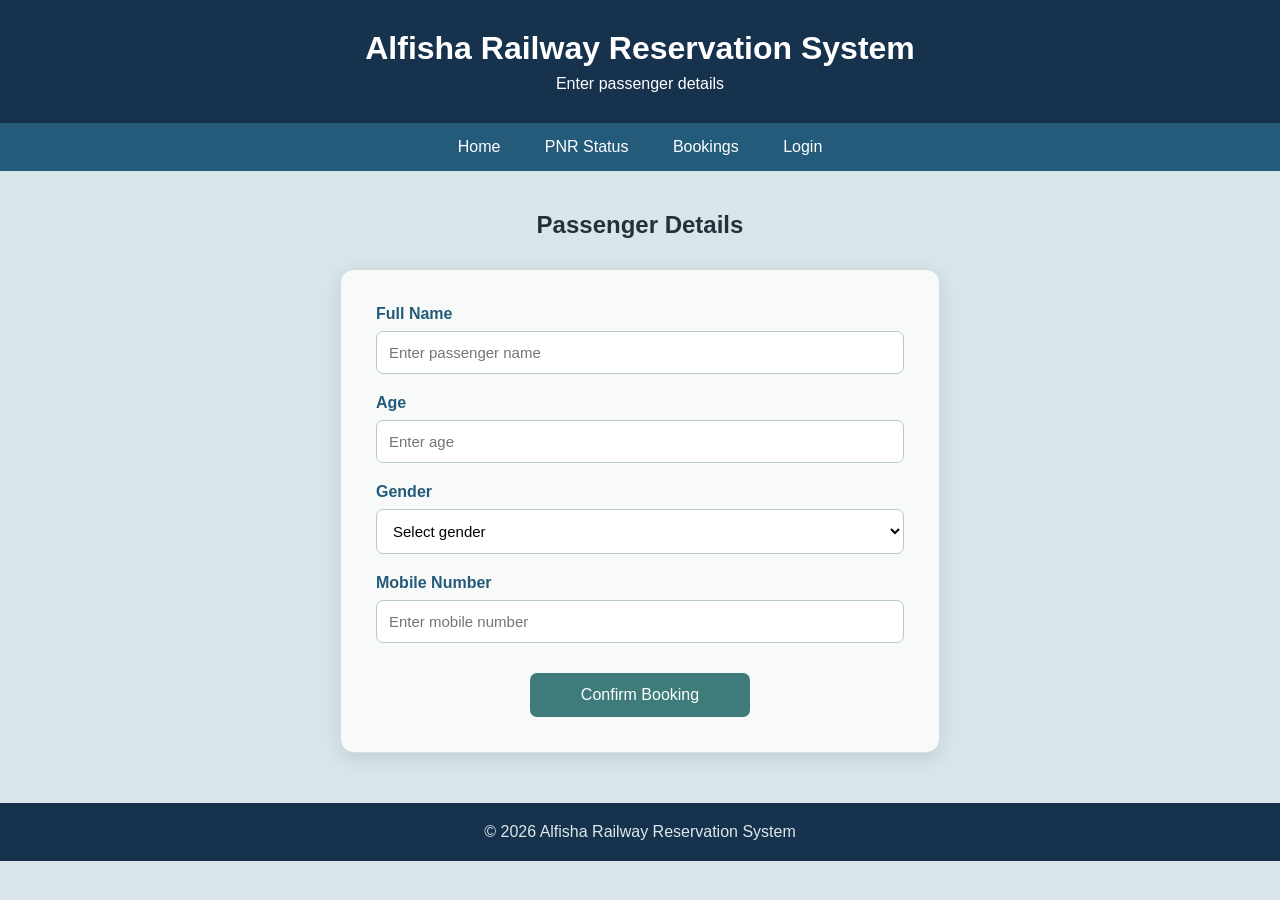
<file: booking.html>
<!DOCTYPE html>
<html>
<head>
    <title>Passenger Details - Alfisha Railway Reservation System</title>
    <link rel="stylesheet" href="style.css">
</head>

<body>

<header>
    <h1>Alfisha Railway Reservation System</h1>
    <p>Enter passenger details</p>
</header>

<nav>
    <a href="index.html">Home</a>

    <a href="pnr.html">PNR Status</a>
    <a href="booking.html">Bookings</a>
    <a href="login.html">Login</a>
</nav>

<main>

    <h2>Passenger Details</h2>

    <div class="booking-container">

        <form id="passengerForm">

            <div class="input-group">
                <label for="passengerName">Full Name</label>
                <input type="text" id="passengerName"
                       placeholder="Enter passenger name" required>
            </div>

            <div class="input-group">
                <label for="passengerAge">Age</label>
                <input type="number" id="passengerAge"
                       min="1" max="100"
                       placeholder="Enter age" required>
            </div>

            <div class="input-group">
                <label for="gender">Gender</label>
                <select id="gender" required>
                    <option value="">Select gender</option>
                    <option>Male</option>
                    <option>Female</option>
                    <option>Other</option>
                </select>
            </div>

            <div class="input-group">
                <label for="phone">Mobile Number</label>
                <input type="tel" id="phone"
                       placeholder="Enter mobile number"
                       maxlength="10" required>
            </div>

            <button type="submit">Confirm Booking</button>

        </form>


        <!-- Booking Confirmation Message -->

        <div id="bookingSuccess" class="booking-success">

            <div class="success-icon">✓</div>

            <h2>Booking Confirmed!</h2>

            <p>Your railway ticket has been booked successfully.</p>

            <p>Thank you for using Alfisha Railway Reservation System.</p>

            <a href="my-bookings.html" class="view-booking">
                View My Booking
            </a>

        </div>

    </div>

</main>

<footer>
    <p>© 2026 Alfisha Railway Reservation System</p>
</footer>

<script src="script.js">
</script>

</body>
</html>
</file>
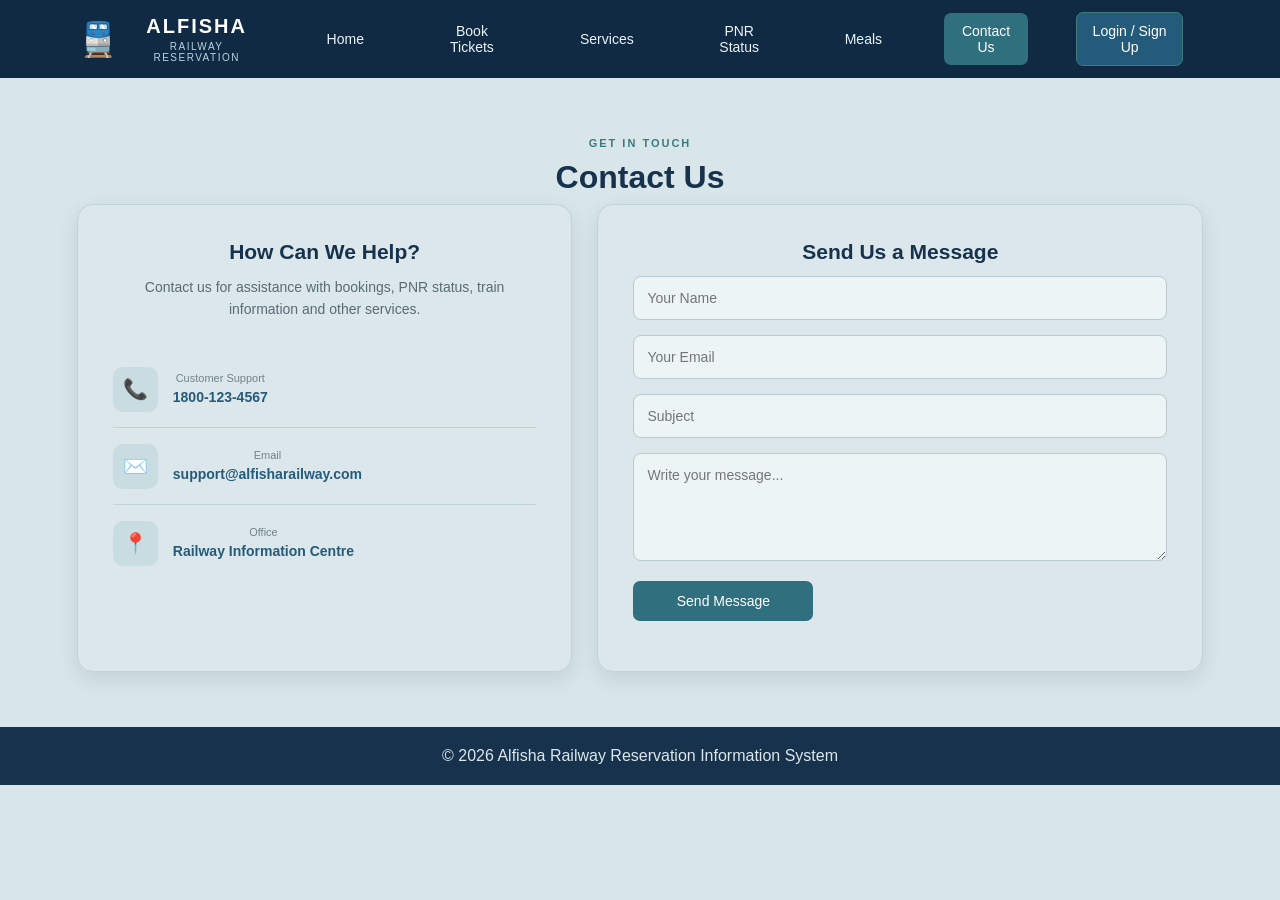
<file: contact.html>
<!DOCTYPE html>
<html lang="en">

<head>
    <meta charset="UTF-8">
    <meta name="viewport" content="width=device-width, initial-scale=1.0">

    <title>Contact Us - Alfisha Railway</title>

    <link rel="stylesheet" href="style.css">
</head>

<body>

    <!-- NAVIGATION -->

    <nav class="main-nav">

        <div class="brand">
            <span class="brand-icon">🚆</span>

            <div>
                <h1>ALFISHA</h1>
                <p>RAILWAY RESERVATION</p>
            </div>
        </div>

        <div class="nav-links">

            <a href="index.html">Home</a>
            <a href="search.html">Book Tickets</a>
            <a href="index.html#services">Services</a>
            <a href="pnr.html">PNR Status</a>
            <a href="meals.html">Meals</a>
            <a href="contact.html" class="active">Contact Us</a>

            <a href="login.html" class="login-btn">
                Login / Sign Up
            </a>

        </div>

    </nav>


    <!-- CONTACT -->

    <main class="contact-page">

        <div class="contact-heading">

            <span>GET IN TOUCH</span>

            <h2>Contact Us</h2>


        <div class="contact-container">

            <!-- CONTACT INFORMATION -->

            <div class="contact-info">

                <h3>How Can We Help?</h3>

                <p>
                    Contact us for assistance with bookings,
                    PNR status, train information and other services.
                </p>


                <div class="contact-item">

                    <span>📞</span>

                    <div>
                        <small>Customer Support</small>
                        <strong>1800-123-4567</strong>
                    </div>

                </div>


                <div class="contact-item">

                    <span>✉️</span>

                    <div>
                        <small>Email</small>
                        <strong>support@alfisharailway.com</strong>
                    </div>

                </div>


                <div class="contact-item">

                    <span>📍</span>

                    <div>
                        <small>Office</small>
                        <strong>Railway Information Centre</strong>
                    </div>

                </div>

            </div>


            <!-- CONTACT FORM -->

            <div class="contact-form">

                <h3>Send Us a Message</h3>

                <form id="contactForm">

                    <input
                        type="text"
                        placeholder="Your Name"
                        required
                    >

                    <input
                        type="email"
                        placeholder="Your Email"
                        required
                    >

                    <input
                        type="text"
                        placeholder="Subject"
                        required
                    >

                    <textarea
                        placeholder="Write your message..."
                        rows="5"
                        required
                    ></textarea>

                    <button type="submit">
                        Send Message
                    </button>

                </form>

                <p id="contactMessage"></p>

            </div>

        </div>

    </main>


    <footer>

        <p>
            © 2026 Alfisha Railway Reservation Information System
        </p>

    </footer>


    <script>

        document.getElementById("contactForm").addEventListener("submit", function(event) {

            event.preventDefault();

            document.getElementById("contactMessage").textContent =
                "Thank you! Your message has been received.";

            this.reset();

        });

    </script>
<script src="script.js"></script>
</body>

</html>
</file>
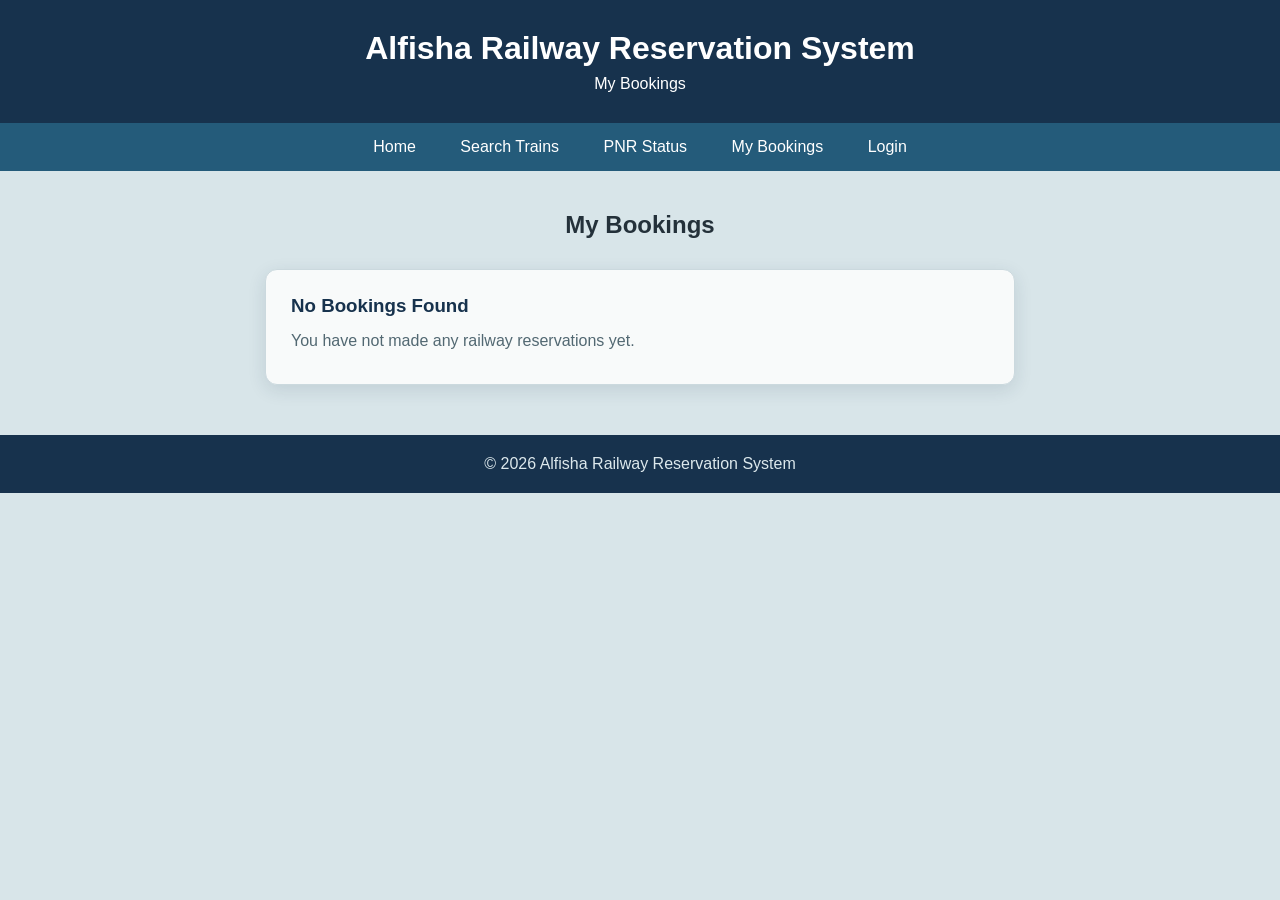
<file: my-bookings.html>
<!DOCTYPE html>
<html>
<head>
    <title>My Bookings - Alfisha Railway Reservation System</title>
    <link rel="stylesheet" href="style.css">
</head>

<body>

<header>
    <h1>Alfisha Railway Reservation System</h1>
    <p>My Bookings</p>
</header>

<nav>
    <a href="index.html">Home</a>
    <a href="search.html">Search Trains</a>
    <a href="pnr.html">PNR Status</a>
    <a href="my-bookings.html">My Bookings</a>
    <a href="login.html">Login</a>
</nav>

<main>

    <h2>My Bookings</h2>

    <div id="bookingCard"></div>

</main>

<footer>
    <p>© 2026 Alfisha Railway Reservation System</p>
</footer>

<script src="script.js"></script>

</body>
</html>
</file>
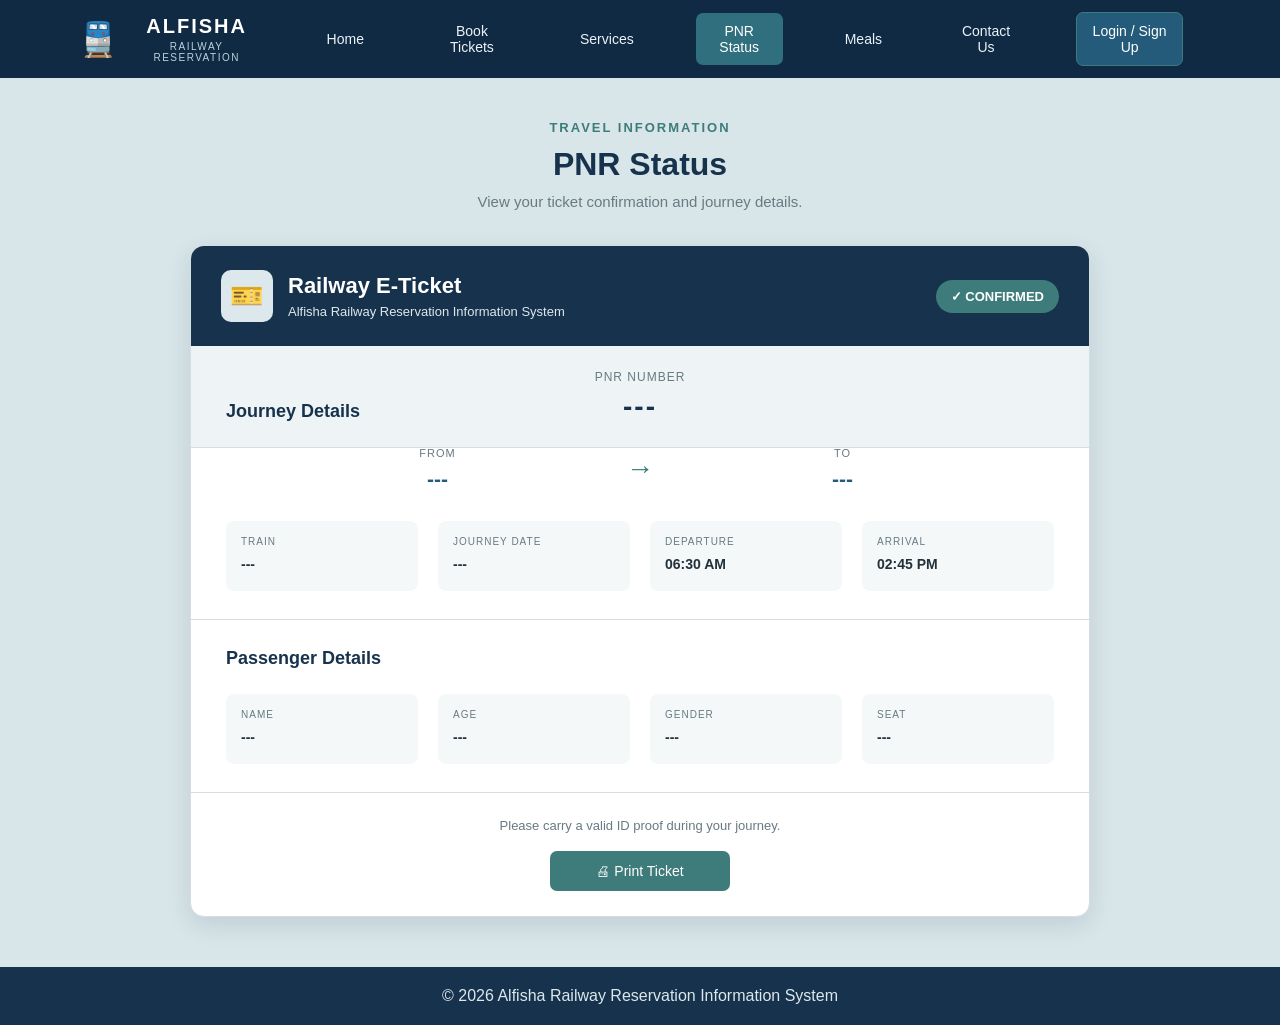
<file: pnr.html>
<!DOCTYPE html>
<html lang="en">

<head>
    <meta charset="UTF-8">
    <meta name="viewport" content="width=device-width, initial-scale=1.0">

    <title>PNR Status - Alfisha Railway</title>

    <link rel="stylesheet" href="style.css">
</head>

<body>

    <!-- NAVIGATION -->

    <nav class="main-nav">

        <div class="brand">
            <span class="brand-icon">🚆</span>

            <div>
                <h1>ALFISHA</h1>
                <p>RAILWAY RESERVATION</p>
            </div>
        </div>

        <div class="nav-links">

            <a href="index.html">Home</a>
            <a href="search.html">Book Tickets</a>
            <a href="index.html#services">Services</a>
            <a href="pnr.html" class="active">PNR Status</a>
            <a href="meals.html">Meals</a>
            <a href="contact.html">Contact Us</a>

            <a href="login.html" class="login-btn">
                Login / Sign Up
            </a>

        </div>

    </nav>


    <!-- PNR PAGE -->

    <main class="background-page">

        <div class="pnr-heading">

            <span>TRAVEL INFORMATION</span>

            <h2>PNR Status</h2>

            <p>
                View your ticket confirmation and journey details.
            </p>

        </div>


        <!-- TICKET -->

        <div class="ticket">

           <div class="ticket-top">

    <div class="ticket-brand">

        <div class="ticket-icon">
            🎫
        </div>

        <div>
            <h2>Railway E-Ticket</h2>
            <p>Alfisha Railway Reservation Information System</p>
        </div>

    </div>

                <div class="confirmed">
                    ✓ CONFIRMED
                </div>

            </div>


            <div class="pnr-section">

                <span>PNR NUMBER</span>

                <strong id="pnrNumber">---</strong>

            </div>


            <!-- JOURNEY -->

            <div class="journey-section">

                <h3>Journey Details</h3>

                <div class="route">

                    <div>
                        <small>FROM</small>
                        <strong id="ticketFrom">---</strong>
                    </div>

                    <div class="arrow">→</div>

                    <div>
                        <small>TO</small>
                        <strong id="ticketTo">---</strong>
                    </div>

                </div>


                <div class="journey-info">

                    <div>
                        <small>TRAIN</small>
                        <strong id="ticketTrain">---</strong>
                    </div>

                    <div>
                        <small>JOURNEY DATE</small>
                        <strong id="ticketDate">---</strong>
                    </div>

                    <div>
                        <small>DEPARTURE</small>
                        <strong>06:30 AM</strong>
                    </div>

                    <div>
                        <small>ARRIVAL</small>
                        <strong>02:45 PM</strong>
                    </div>

                </div>

            </div>


            <!-- PASSENGER -->

            <div class="passenger-section">

                <h3>Passenger Details</h3>

                <div class="passenger-info">

                    <div>
                        <small>NAME</small>
                        <strong id="ticketName">---</strong>
                    </div>

                    <div>
                        <small>AGE</small>
                        <strong id="ticketAge">---</strong>
                    </div>

                    <div>
                        <small>GENDER</small>
                        <strong id="ticketGender">---</strong>
                    </div>

                    <div>
                        <small>SEAT</small>
                        <strong id="ticketSeat">---</strong>
                    </div>

                </div>

            </div>


           <div class="ticket-bottom"><p>
    Please carry a valid ID proof during your journey.
</p>

<button class="print-button" onclick="window.print()">
    🖨 Print Ticket
</button>

</div></div></main><footer><p>
    © 2026 Alfisha Railway Reservation Information System
</p>

</footer>

<script src="script.js"></script>
</body>
</html>
</file>
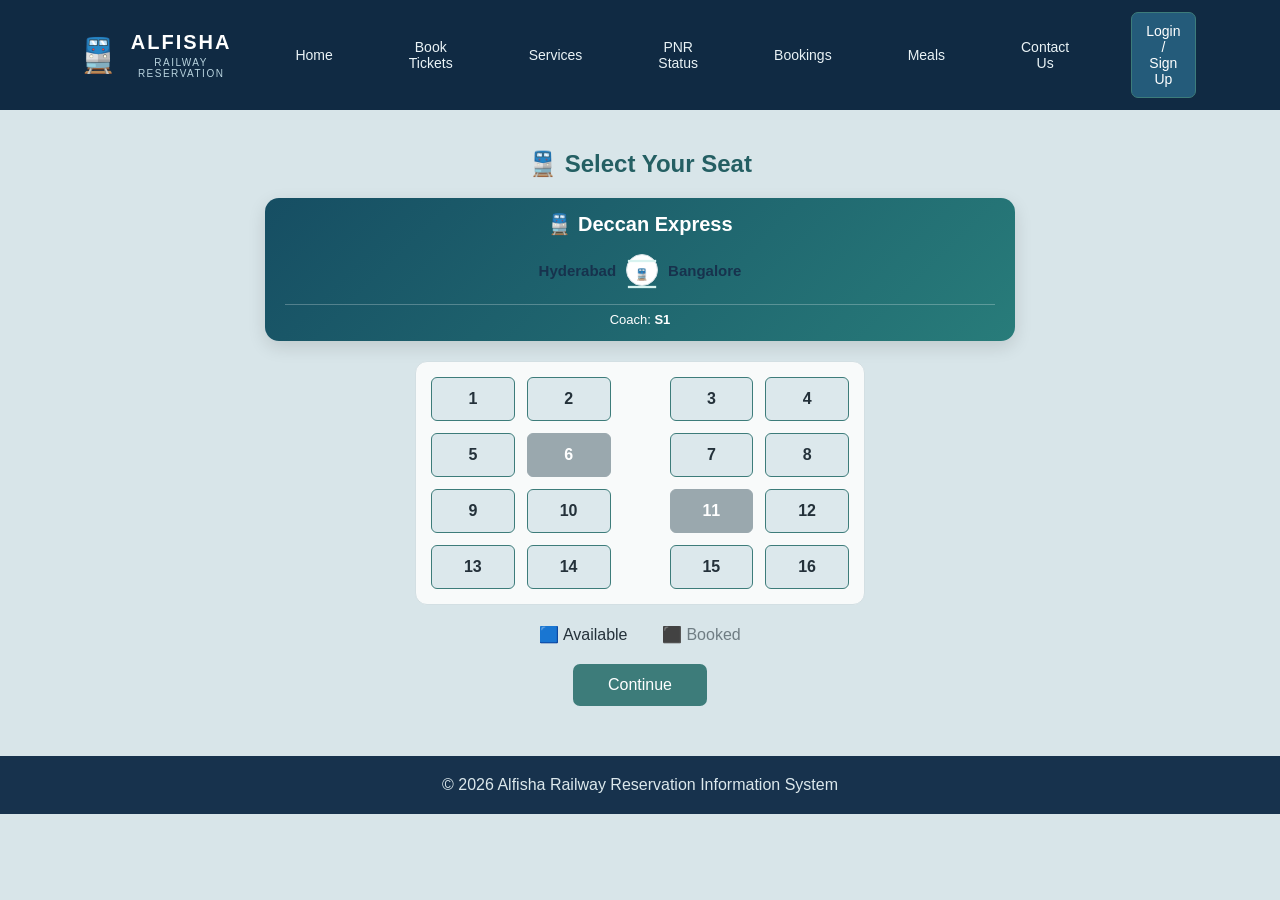
<file: seat.html>
<!DOCTYPE html><html lang="en"><head><meta charset="UTF-8">

<meta name="viewport" content="width=device-width, initial-scale=1.0">

<title>Select Seat - Alfisha Railway</title>

<link rel="stylesheet" href="style.css">

</head><body><!-- NAVIGATION -->

<nav class="main-nav">

    <div class="brand">

        <span class="brand-icon">🚆</span>

        <div>

            <h1>ALFISHA</h1>

            <p>RAILWAY RESERVATION</p>

        </div>

    </div>


    <div class="nav-links">

        <a href="index.html">
            Home
        </a>

        <a href="search.html">
            Book Tickets
        </a>

        <a href="index.html#services">
            Services
        </a>

        <a href="pnr.html">
            PNR Status
        </a>

        <a href="booking.html">
             Bookings
        </a>

        <a href="meals.html">
            Meals
        </a>

        <a href="contact.html">
            Contact Us
        </a>

        <a href="login.html" class="login-btn">
            Login / Sign Up
        </a>

    </div>

</nav>



<!-- SEAT SELECTION -->

<main>

   <h2 class="seat-title">
    🚆 Select Your Seat
</h2>

<div class="seat-info">

    <div class="train-title">
        🚆 <span>Deccan Express</span>
    </div>

    <div class="journey-route">
        <strong>Hyderabad</strong>

        <span class="route-line">━━━━ 🚆 ━━━━</span>

        <strong>Bangalore</strong>
    </div>

    <div class="coach-info">
        Coach: <strong>S1</strong>
    </div>

</div>
    <!-- SEAT LAYOUT -->

    <div class="seat-layout">


        <div class="seat">1</div>
        <div class="seat">2</div>
        <div class="aisle"></div>
        <div class="seat">3</div>
        <div class="seat">4</div>


        <div class="seat">5</div>
        <div class="seat booked">6</div>
        <div class="aisle"></div>
        <div class="seat">7</div>
        <div class="seat">8</div>


        <div class="seat">9</div>
        <div class="seat">10</div>
        <div class="aisle"></div>
        <div class="seat booked">11</div>
        <div class="seat">12</div>


        <div class="seat">13</div>
        <div class="seat">14</div>
        <div class="aisle"></div>
        <div class="seat">15</div>
        <div class="seat">16</div>

    </div>


    <!-- SEAT LEGEND -->

    <p class="seat-note">

        <span>
            🟦 Available
        </span>

        <span class="booked-note">
            ⬛ Booked
        </span>

    </p>


    <!-- CONTINUE -->

    <button id="continueBooking">
        Continue
    </button>


</main>



<!-- FOOTER -->

<footer>

    <p>
        © 2026 Alfisha Railway Reservation Information System
    </p>

</footer>


<!-- JAVASCRIPT -->

<script src="script.js"></script>

</body></html>
</file>
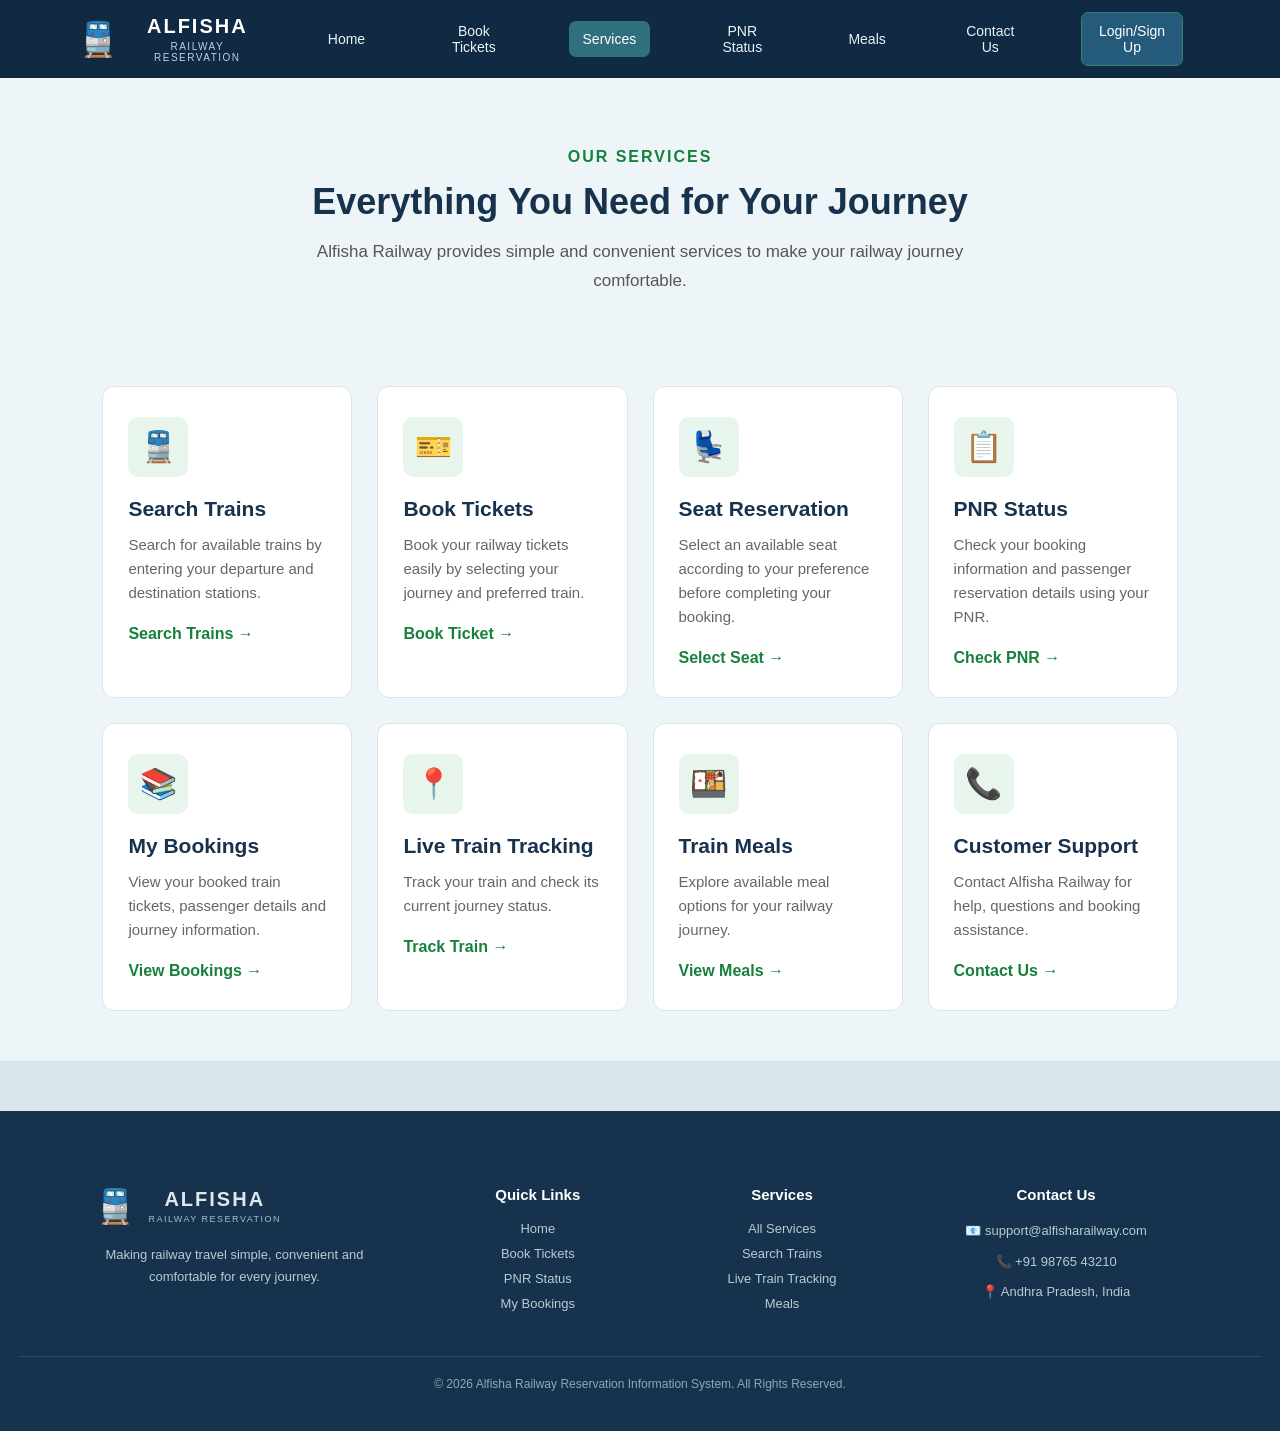
<file: services.html>
<!DOCTYPE html>
<html lang="en">

<head>
    <meta charset="UTF-8">
    <meta name="viewport" content="width=device-width, initial-scale=1.0">

    <title>Services - Alfisha Railway Reservation Information System</title>

    <link rel="stylesheet" href="style.css">
</head>

<body>


<!-- NAVIGATION -->

<nav class="main-nav">

    <div class="brand">

        <span class="brand-icon">🚆</span>

        <div>
            <h1>ALFISHA</h1>
            <p>RAILWAY RESERVATION</p>
        </div>

    </div>


    <div class="nav-links">

        <a href="index.html">Home</a>

        <a href="search.html">Book Tickets</a>

        <a href="services.html" class="active">Services</a>

        <a href="pnr.html">PNR Status</a>

        <a href="meals.html">Meals</a>

        <a href="contact.html">Contact Us</a>

        <a href="login.html" class="login-btn">
            Login/Sign Up
        </a>

    </div>

</nav>


<!-- SERVICES HEADER -->

<section class="services-page-header">

    <span>OUR SERVICES</span>

    <h2>Everything You Need for Your Journey</h2>

    <p>
        Alfisha Railway provides simple and convenient
        services to make your railway journey comfortable.
    </p>

</section>


<!-- SERVICES -->

<section class="services-page">

    <div class="services-page-grid">


        <!-- SERVICE 1 -->

        <a href="search.html" class="service-page-card">

            <div class="service-page-icon">
                🚆
            </div>

            <h3>Search Trains</h3>

            <p>
                Search for available trains by entering
                your departure and destination stations.
            </p>

            <span>
                Search Trains →
            </span>

        </a>


        <!-- SERVICE 2 -->

        <a href="search.html" class="service-page-card">

            <div class="service-page-icon">
                🎫
            </div>

            <h3>Book Tickets</h3>

            <p>
                Book your railway tickets easily by selecting
                your journey and preferred train.
            </p>

            <span>
                Book Ticket →
            </span>

        </a>


        <!-- SERVICE 3 -->

        <a href="search.html" class="service-page-card">

            <div class="service-page-icon">
                💺
            </div>

            <h3>Seat Reservation</h3>

            <p>
                Select an available seat according to
                your preference before completing your booking.
            </p>

            <span>
                Select Seat →
            </span>

        </a>


        <!-- SERVICE 4 -->

        <a href="pnr.html" class="service-page-card">

            <div class="service-page-icon">
                📋
            </div>

            <h3>PNR Status</h3>

            <p>
                Check your booking information and
                passenger reservation details using your PNR.
            </p>

            <span>
                Check PNR →
            </span>

        </a>


        <!-- SERVICE 5 -->

        <a href="my-bookings.html" class="service-page-card">

            <div class="service-page-icon">
                📚
            </div>

            <h3>My Bookings</h3>

            <p>
                View your booked train tickets,
                passenger details and journey information.
            </p>

            <span>
                View Bookings →
            </span>

        </a>


        <!-- SERVICE 6 -->

        <a href="tracking.html" class="service-page-card">

            <div class="service-page-icon">
                📍
            </div>

            <h3>Live Train Tracking</h3>

            <p>
                Track your train and check its
                current journey status.
            </p>

            <span>
                Track Train →
            </span>

        </a>


        <!-- SERVICE 7 -->

        <a href="meals.html" class="service-page-card">

            <div class="service-page-icon">
                🍱
            </div>

            <h3>Train Meals</h3>

            <p>
                Explore available meal options
                for your railway journey.
            </p>

            <span>
                View Meals →
            </span>

        </a>


        <!-- SERVICE 8 -->

        <a href="contact.html" class="service-page-card">

            <div class="service-page-icon">
                📞
            </div>

            <h3>Customer Support</h3>

            <p>
                Contact Alfisha Railway for help,
                questions and booking assistance.
            </p>

            <span>
                Contact Us →
            </span>

        </a>


    </div>

</section>


<!-- FOOTER -->

<footer class="site-footer">

    <div class="footer-container">


        <!-- BRAND -->

        <div class="footer-brand">

            <div class="footer-logo">

                <span>🚆</span>

                <div>
                    <h2>ALFISHA</h2>
                    <p>RAILWAY RESERVATION</p>
                </div>

            </div>

            <p class="footer-description">
                Making railway travel simple, convenient
                and comfortable for every journey.
            </p>

        </div>


        <!-- QUICK LINKS -->

        <div class="footer-column">

            <h3>Quick Links</h3>

            <a href="index.html">Home</a>

            <a href="search.html">Book Tickets</a>

            <a href="pnr.html">PNR Status</a>

            <a href="my-bookings.html">My Bookings</a>

        </div>


        <!-- SERVICES -->

        <div class="footer-column">

            <h3>Services</h3>

            <a href="services.html">All Services</a>

            <a href="search.html">Search Trains</a>

            <a href="tracking.html">Live Train Tracking</a>

            <a href="meals.html">Meals</a>

        </div>


        <!-- CONTACT -->

        <div class="footer-column">

            <h3>Contact Us</h3>

            <p>📧 support@alfisharailway.com</p>

            <p>📞 +91 98765 43210</p>

            <p>📍 Andhra Pradesh, India</p>

        </div>

    </div>


    <div class="footer-bottom">

        <p>
            © 2026 Alfisha Railway Reservation Information System.
            All Rights Reserved.
        </p>

    </div>

</footer>


<script src="script.js"></script>

</body>

</html>
</file>
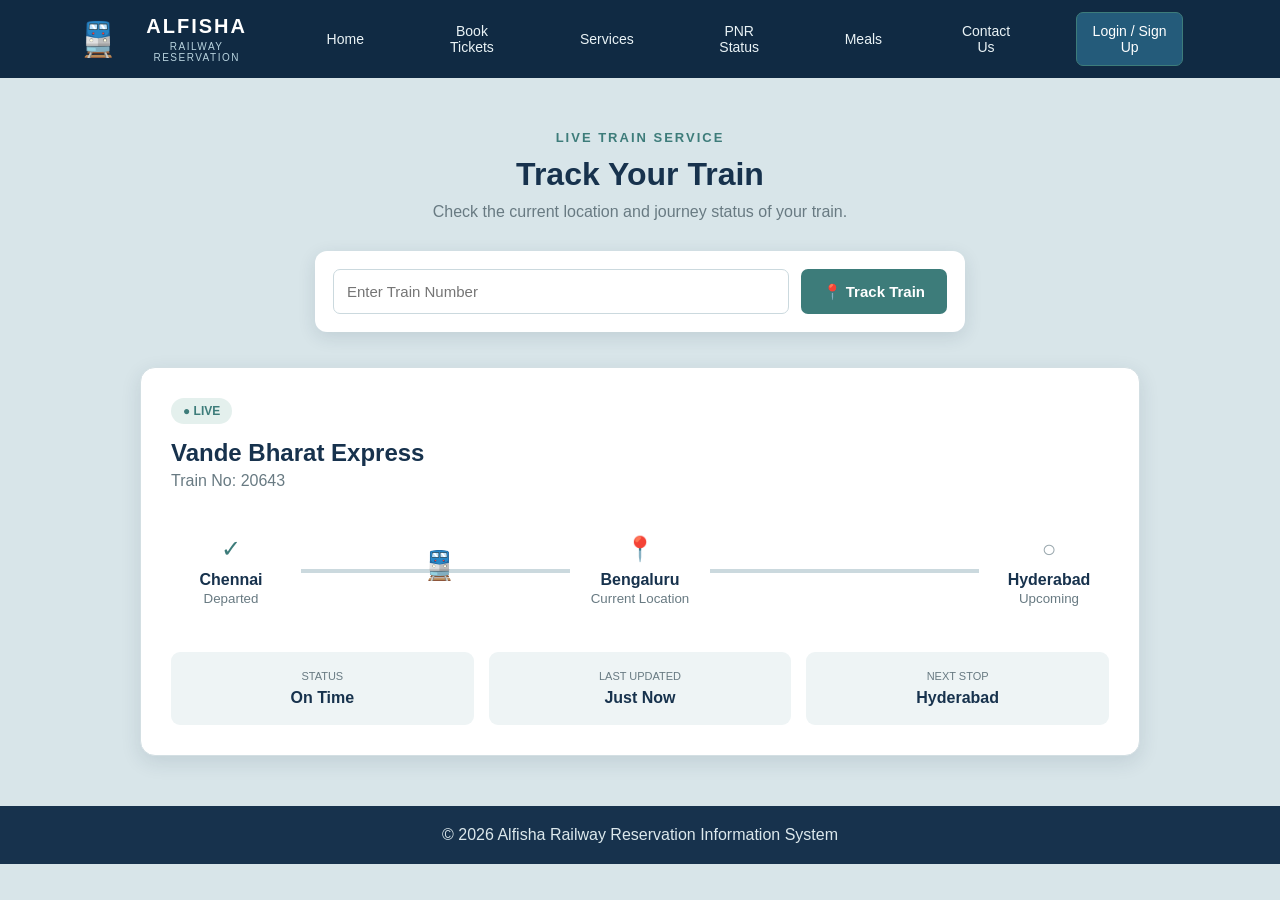
<file: tracking.html>
<!DOCTYPE html>
<html lang="en">

<head>
    <meta charset="UTF-8">
    <meta name="viewport" content="width=device-width, initial-scale=1.0">

    <title>Live Train Tracking - Alfisha Railway</title>

    <link rel="stylesheet" href="style.css">
</head>

<body>

    <!-- NAVIGATION -->

    <nav class="main-nav">

        <div class="brand">
            <span class="brand-icon">🚆</span>

            <div>
                <h1>ALFISHA</h1>
                <p>RAILWAY RESERVATION</p>
            </div>
        </div>

        <div class="nav-links">

            <a href="index.html">Home</a>
            <a href="search.html">Book Tickets</a>
            <a href="index.html#services">Services</a>
            <a href="pnr.html">PNR Status</a>
            <a href="meals.html">Meals</a>
            <a href="contact.html">Contact Us</a>

            <a href="login.html" class="login-btn">
                Login / Sign Up
            </a>

        </div>

    </nav>


    <!-- TRACKING -->

    <main class="tracking-page">

        <div class="tracking-heading">

            <span>LIVE TRAIN SERVICE</span>

            <h2>Track Your Train</h2>

            <p>
                Check the current location and journey status
                of your train.
            </p>

        </div>


        <!-- SEARCH -->

        <div class="tracking-search">

            <input
                type="text"
                id="trainNumber"
                placeholder="Enter Train Number"
            >

            <button onclick="trackTrain()">
                📍 Track Train
            </button>

        </div>


        <!-- RESULT -->

        <div id="trackingResult" class="tracking-result">

            <div class="live-badge">
                ● LIVE
            </div>

            <h3>Vande Bharat Express</h3>

            <p class="train-number">
                Train No: 20643
            </p>


            <div class="track-line">

                <div class="station completed">
                    <span>✓</span>
                    <strong>Chennai</strong>
                    <small>Departed</small>
                </div>


                <div class="line">
                    <div class="train-marker">🚆</div>
                </div>


                <div class="station current">
                    <span>📍</span>
                    <strong>Bengaluru</strong>
                    <small>Current Location</small>
                </div>


                <div class="line"></div>


                <div class="station">
                    <span>○</span>
                    <strong>Hyderabad</strong>
                    <small>Upcoming</small>
                </div>

            </div>


            <div class="tracking-info">

                <div>
                    <small>STATUS</small>
                    <strong>On Time</strong>
                </div>

                <div>
                    <small>LAST UPDATED</small>
                    <strong>Just Now</strong>
                </div>

                <div>
                    <small>NEXT STOP</small>
                    <strong>Hyderabad</strong>
                </div>

            </div>

        </div>

    </main>


    <footer>

        <p>
            © 2026 Alfisha Railway Reservation Information System
        </p>

    </footer>


    <script>

        function trackTrain() {

            const trainNumber =
                document.getElementById("trainNumber").value;

            if (trainNumber === "") {

                alert("Please enter a train number.");

                return;
            }

            document.getElementById("trackingResult").style.display = "block";

        }

    </script>
<script src="script.js"></script>
</body>

</html>
</file>
<file: style.css>
* {
    box-sizing: border-box;
    margin: 0;
    padding: 0;
}

body {
    font-family: Arial, sans-serif;
    background-color: #eef3f5;
    color: #24313a;
}

/* Header */

header {
    background-color: #17324d;
    color: white;
    text-align: center;
    padding: 30px;
}

header h1 {
    font-size: 32px;
    margin-bottom: 8px;
}

header p {
    font-size: 16px;
}

/* Navigation */

nav {
    background-color: #245b7a;
    text-align: center;
    padding: 15px;
}

nav a {
    color: white;
    text-decoration: none;
    margin: 0 20px;
    font-size: 16px;
}

nav a:hover {
    color: #c9dfe0;
}

/* Main */

main {
    width: 85%;
    max-width: 1000px;
    margin: 40px auto;
}

/* Hero */

.hero {
    text-align: center;
    padding: 55px 30px;
    margin-bottom: 35px;
    border-radius: 14px;
    background-color: #dce8ec;
}

.hero h2 {
    font-size: 30px;
    margin-bottom: 12px;
    color: #17324d;
}

.hero p {
    font-size: 17px;
    color: #49616d;
}

/* Search */

main > h2 {
    text-align: center;
    margin-bottom: 20px;
}

.search-form {
    background-color: #f8fafa;
    padding: 30px;
    border-radius: 14px;
    box-shadow: 0 5px 18px rgba(23, 50, 77, 0.12);

    display: grid;
    grid-template-columns: repeat(2, 1fr);
    gap: 20px;
}

.input-group {
    display: flex;
    flex-direction: column;
    text-align: left;
}

.input-group label {
    font-weight: bold;
    margin-bottom: 8px;
    color: #245b7a;
}

.input-group input,
.input-group select {
    width: 100%;
    padding: 12px;
    border: 1px solid #b8c8ce;
    border-radius: 7px;
    font-size: 15px;
    background-color: #ffffff;
}

.input-group input:focus,
.input-group select:focus {
    outline: none;
    border-color: #3d7c7a;
}

/* Search button */

.search-form button {
    grid-column: 1 / -1;
    width: 210px;
    margin: auto;
    background-color: #3d7c7a;
    color: white;
    border: none;
    padding: 13px 25px;
    border-radius: 7px;
    cursor: pointer;
    font-size: 16px;
}

.search-form button:hover {
    background-color: #326866;
}

/* Popular trains */

.popular-trains {
    margin-top: 45px;
    text-align: center;
}

.popular-trains h2 {
    margin-bottom: 25px;
    font-size: 28px;
    color: #17324d;
}

.train-container {
    display: flex;
    justify-content: center;
    gap: 20px;
    flex-wrap: wrap;
}

.train-card {
    background-color: #f8fafa;
    width: 280px;
    padding: 25px;
    border-radius: 12px;
    border: 1px solid #d3dfe3;
    box-shadow: 0 4px 12px rgba(23, 50, 77, 0.1);
}

.train-card h3 {
    color: #245b7a;
    margin-bottom: 12px;
}

.train-card p {
    margin-bottom: 10px;
    color: #596b73;
}

.train-card button {
    margin-top: 10px;
    background-color: #3d7c7a;
}

/* Footer */

footer {
    text-align: center;
    background-color: #17324d;
    color: #dce8ec;
    padding: 20px;
    margin-top: 50px;
}

/* Search message */

#searchMessage {
    text-align: center;
    margin-top: 20px;
    font-weight: bold;
}
.train-card button {
    width: 100%;
    margin-top: 15px;
    padding: 12px;
    background-color: #3d7c7a;
    color: white;
    border: none;
    border-radius: 7px;
    font-size: 15px;
    cursor: pointer;
}

.train-card button:hover {
    background-color: #326866;
}
.hero {
    min-height: 280px;
    display: flex;
    align-items: center;
    justify-content: center;
    position: relative;
    overflow: hidden;

    background-image:
        linear-gradient(rgba(23, 50, 77, 0.72),
                        rgba(23, 50, 77, 0.72)),
        url("images/railway.jpg");

    background-size: cover;
    background-position: center;
}

.hero-content {
    text-align: center;
    color: white;
}

.hero-content h2 {
    color: white;
    font-size: 32px;
    margin-bottom: 12px;
}

.hero-content p {
    color: #e1eeee;
    font-size: 17px;
}
#trainResults {
    margin-top: 35px;
}

.train-result {
    background-color: #f8fafa;
    border: 1px solid #d3dfe3;
    border-left: 5px solid #3d7c7a;
    border-radius: 10px;
    padding: 25px;
    margin-bottom: 20px;
    box-shadow: 0 4px 12px rgba(23, 50, 77, 0.1);
}

.train-result h3 {
    color: #17324d;
    font-size: 22px;
    margin-bottom: 15px;
}

.train-result p {
    margin: 8px 0;
    color: #53666f;
}

.train-result button {
    margin-top: 15px;
    width: 150px;
    padding: 11px;
    background-color: #3d7c7a;
    color: white;
    border: none;
    border-radius: 7px;
    cursor: pointer;
}

.train-result button:hover {
    background-color: #326866;
}
.seat-info {
    background-color: #dce8ec;
    padding: 20px;
    border-radius: 10px;
    margin: 25px 0;
    text-align: center;
}

.seat-info h3 {
    color: #17324d;
    margin-bottom: 8px;
}

.seat-layout {
    width: 450px;
    margin: 30px auto;
    padding: 25px;
    background-color: #f8fafa;
    border: 1px solid #d3dfe3;
    border-radius: 12px;

    display: grid;
    grid-template-columns: 1fr 1fr 35px 1fr 1fr;
    gap: 12px;
    align-items: center;
}

.seat {
    padding: 12px 5px;
    text-align: center;
    background-color: #dce8ec;
    border: 1px solid #3d7c7a;
    border-radius: 6px;
    cursor: pointer;
    font-weight: bold;
}

.seat:hover {
    background-color: #bcd4d5;
}

.seat.booked {
    background-color: #9aa8ae;
    color: white;
    border-color: #9aa8ae;
    cursor: not-allowed;
}

.aisle {
    height: 10px;
}

.seat-note {
    text-align: center;
    margin: 20px;
}

.seat-note span {
    margin: 0 15px;
}

.booked-note {
    color: #6f7d83;
}

#continueBooking {
    display: block;
    margin: 20px auto;
    padding: 12px 35px;
    background-color: #3d7c7a;
    color: white;
    border: none;
    border-radius: 7px;
    font-size: 16px;
    cursor: pointer;
}
.seat.selected {
    background-color: #3d7c7a;
    color: white;
    border-color: #245b7a;
    transform: scale(1.05);
}
.booking-container {
    max-width: 600px;
    margin: 30px auto;
    background-color: #f8fafa;
    padding: 35px;
    border-radius: 14px;
    border: 1px solid #d3dfe3;
    box-shadow: 0 5px 18px rgba(23, 50, 77, 0.12);
}

#passengerForm {
    display: flex;
    flex-direction: column;
    gap: 20px;
}

#passengerForm button {
    width: 220px;
    margin: 10px auto 0;
    padding: 13px;
    background-color: #3d7c7a;
    color: white;
    border: none;
    border-radius: 7px;
    font-size: 16px;
    cursor: pointer;
}

#passengerForm button:hover {
    background-color: #326866;
}
/* ===============================
   PNR TICKET
   =============================== */

.ticket {
    max-width: 850px;
    margin: 40px auto;
    background-color: #f8fafa;
    border: 1px solid #cbd9de;
    border-radius: 14px;
    overflow: hidden;
    box-shadow: 0 8px 25px rgba(23, 50, 77, 0.15);
}

.ticket-top {
    background-color: #17324d;
    color: white;
    padding: 25px 30px;
    display: flex;
    justify-content: space-between;
    align-items: center;
}

.ticket-top h2 {
    margin-bottom: 6px;
}

.ticket-top p {
    color: #dce8ec;
}

.confirmed {
    background-color: #3d7c7a;
    padding: 10px 15px;
    border-radius: 6px;
    font-weight: bold;
}

.pnr-section {
    text-align: center;
    padding: 25px;
    background-color: #dce8ec;
}

.pnr-section span {
    display: block;
    font-size: 13px;
    color: #526872;
    margin-bottom: 7px;
}

.pnr-section strong {
    font-size: 28px;
    color: #17324d;
}

.journey-section,
.passenger-section {
    padding: 28px 30px;
    border-bottom: 1px solid #d3dfe3;
}

.journey-section h3,
.passenger-section h3 {
    color: #17324d;
    margin-bottom: 22px;
}

.route {
    display: flex;
    justify-content: center;
    align-items: center;
    gap: 45px;
    margin-bottom: 30px;
}

.route div {
    text-align: center;
}

.route small,
.journey-info small,
.passenger-info small {
    display: block;
    color: #687a82;
    font-size: 12px;
    margin-bottom: 7px;
}

.route strong {
    font-size: 21px;
    color: #245b7a;
}

.arrow {
    font-size: 28px;
    color: #3d7c7a;
}

.journey-info,
.passenger-info {
    display: grid;
    grid-template-columns: repeat(4, 1fr);
    gap: 20px;
}

.journey-info strong,
.passenger-info strong {
    color: #24313a;
}

.ticket-bottom {
    padding: 22px 30px;
    text-align: center;
}

.ticket-bottom p {
    color: #687a82;
    font-size: 13px;
    margin-bottom: 18px;
}

.print-button {
    width: 180px;
    padding: 12px;
    background-color: #3d7c7a;
    color: white;
    border: none;
    border-radius: 7px;
    font-size: 15px;
    cursor: pointer;
}

.print-button:hover {
    background-color: #326866;
}
.booking-card {
    max-width: 750px;
    margin: 30px auto;
    padding: 25px;
    background-color: #f8fafa;
    border: 1px solid #cbd9de;
    border-radius: 12px;
    box-shadow: 0 5px 18px rgba(23, 50, 77, 0.12);
}

.booking-card h3 {
    color: #17324d;
    margin-bottom: 15px;
}

.booking-card p {
    margin: 9px 0;
    color: #526872;
}

.booking-card strong {
    color: #17324d;
}

.booking-confirmed {
    display: inline-block;
    margin-top: 15px;
    padding: 8px 14px;
    background-color: #3d7c7a;
    color: white;
    border-radius: 6px;
}
/* =========================================
   NEW HOME PAGE DESIGN
   ========================================= */

.main-nav {
    min-height: 78px;
    padding: 12px 6%;
    background: #102a43;
    display: flex;
    align-items: center;
    justify-content: space-between;
    gap: 30px;
}

.brand {
    display: flex;
    align-items: center;
    gap: 12px;
    color: white;
}

.brand-icon {
    font-size: 34px;
}

.brand h1 {
    font-size: 20px;
    letter-spacing: 2px;
}

.brand p {
    font-size: 10px;
    letter-spacing: 1.5px;
    color: #b9d4df;
    margin-top: 3px;
}

.nav-links {
    display: flex;
    align-items: center;
    gap: 8px;
}

.nav-links a {
    color: #eaf3f6;
    text-decoration: none;
    padding: 10px 14px;
    border-radius: 7px;
    font-size: 14px;
    transition: 0.2s;
}

.nav-links a:hover,
.nav-links a.active {
    background: #2f6f7e;
    color: white;
}


/* HERO */

.home-hero {
    min-height: 500px;
    background:
        linear-gradient(
            90deg,
            rgba(8, 30, 48, 0.88),
            rgba(8, 30, 48, 0.52),
            rgba(8, 30, 48, 0.25)
        ),
        url("images/railway.jpg");

    background-size: cover;
    background-position: center;
background-repeat: no-repeat;
    display: flex;
    align-items: center;
}

.hero-overlay {
    width: 100%;
}

.hero-text {
    width: 88%;
    max-width: 1150px;
    margin: auto;
    color: white;
    padding: 70px 0;
}

.hero-tag {
    display: inline-block;
    padding: 7px 12px;
    border: 1px solid rgba(255,255,255,0.35);
    border-radius: 20px;
    font-size: 11px;
    letter-spacing: 2px;
    margin-bottom: 20px;
}

.hero-text h2 {
    font-size: clamp(38px, 5vw, 65px);
    line-height: 1.05;
    max-width: 700px;
    margin-bottom: 20px;
}

.hero-text h2 span {
    color: #b9dfe0;
}

.hero-text p {
    max-width: 520px;
    color: #e2edf0;
    font-size: 17px;
    line-height: 1.7;
}


/* JOURNEY SEARCH */

.journey-section {
    position: relative;
    margin-top: -75px;
    padding: 0 6%;
    z-index: 5;
}

.journey-card {
    max-width: 1150px;
    margin: auto;
    background: white;
    padding: 28px;
    border-radius: 16px;
    box-shadow: 0 12px 35px rgba(15, 42, 60, 0.18);
}

.journey-heading {
    display: flex;
    align-items: center;
    gap: 12px;
    margin-bottom: 25px;
}

.journey-heading > span {
    width: 42px;
    height: 42px;
    display: grid;
    place-items: center;
    background: #e5f0f1;
    border-radius: 10px;
}

.journey-heading h2 {
    color: #102a43;
    font-size: 21px;
}

.journey-heading p {
    color: #71828b;
    font-size: 13px;
    margin-top: 3px;
}

.modern-search {
    display: grid;
    grid-template-columns: 1.3fr 35px 1.3fr 1fr 1fr auto;
    align-items: center;
    gap: 12px;
}

.station-field,
.date-field,
.class-field {
    min-height: 70px;
    border: 1px solid #d5e0e4;
    border-radius: 10px;
    padding: 12px;
    display: flex;
    align-items: center;
    gap: 10px;
    background: #fbfcfc;
}

.field-icon {
    font-size: 12px;
    color: #397c7d;
}

.to-icon {
    color: #d18b48;
}

.station-field label,
.date-field label,
.class-field label {
    display: block;
    font-size: 10px;
    font-weight: bold;
    letter-spacing: 1px;
    color: #71828b;
    margin-bottom: 5px;
}

.station-field input,
.date-field input,
.class-field select {
    border: none;
    outline: none;
    background: transparent;
    width: 100%;
    color: #17324d;
    font-size: 14px;
}

.route-line {
    width: 32px;
    height: 32px;
    display: grid;
    place-items: center;
    border: 1px solid #d5e0e4;
    border-radius: 50%;
    color: #397c7d;
    background: white;
}

.search-train-btn {
    height: 52px;
    padding: 0 20px;
    border: none;
    border-radius: 9px;
    background: #2f6f7e;
    color: white;
    font-size: 14px;
    font-weight: bold;
    cursor: pointer;
    white-space: nowrap;
    transition: 0.2s;
}

.search-train-btn:hover {
    background: #245968;
    transform: translateY(-1px);
}


/* SECTIONS */

.services-section,
.popular-section {
    width: 88%;
    max-width: 1150px;
    margin: 80px auto 0;
}

.section-heading {
    margin-bottom: 28px;
}

.section-heading > span {
    color: #397c7d;
    font-size: 11px;
    font-weight: bold;
    letter-spacing: 2px;
}

.section-heading h2 {
    color: #102a43;
    font-size: 30px;
    margin-top: 8px;
}


/* SERVICES */

.service-grid {
    display: grid;
    grid-template-columns: repeat(4, 1fr);
    gap: 15px;
}

.service-card {
    text-decoration: none;
    color: inherit;
    background: #e7f1f2;
    border: 1px solid #dce5e8;
    border-radius: 12px;
    padding: 22px;
    display: flex;
    align-items: center;
    gap: 14px;
    transition: 0.2s;
}

.service-card:hover {
    transform: translateY(-4px);
    box-shadow: 0 10px 25px rgba(16, 42, 67, 0.12);
}

.service-icon {
    min-width: 46px;
    height: 46px;
    display: grid;
    place-items: center;
    background: #e7f1f2;
    border-radius: 10px;
    font-size: 20px;
}

.service-card h3 {
    color: #17324d;
    font-size: 15px;
    margin-bottom: 5px;
}

.service-card p {
    color: #7a8990;
    font-size: 12px;
}

.service-arrow {
    margin-left: auto;
    color: #397c7d;
    font-size: 18px;
}


/* POPULAR TRAINS */

.modern-trains {
    display: grid;
    grid-template-columns: repeat(3, 1fr);
    gap: 20px;
}

.modern-train-card {
    overflow: hidden;
    background: white;
    border: 1px solid #dce5e8;
    border-radius: 14px;
    transition: 0.2s;
}

.modern-train-card:hover {
    transform: translateY(-5px);
    box-shadow: 0 12px 28px rgba(16, 42, 67, 0.13);
}

.train-image-placeholder {
    height: 145px;
    display: grid;
    place-items: center;
    font-size: 60px;
    background: linear-gradient(135deg, #dcebee, #f3f7f8);
}

.train-card-content {
    padding: 18px;
}

.train-type {
    font-size: 9px;
    letter-spacing: 1.5px;
    color: #397c7d;
    font-weight: bold;
}

.train-card-content h3 {
    color: #17324d;
    font-size: 19px;
    margin: 8px 0;
}

.train-card-content > p {
    color: #697a82;
    font-size: 13px;
}

.train-info {
    display: flex;
    gap: 10px;
    margin-top: 15px;
}

.train-info span {
    padding: 6px 9px;
    border-radius: 6px;
    background: #eef4f5;
    color: #526872;
    font-size: 10px;
}


/* WHY SECTION */

.why-section {
    margin-top: 90px;
    padding: 70px 8%;
    background: #102a43;
    color: white;
    display: grid;
    grid-template-columns: 1fr 1.2fr;
    gap: 70px;
    align-items: center;
}

.why-content > span {
    color: #9dc9cb;
    font-size: 11px;
    letter-spacing: 2px;
    font-weight: bold;
}

.why-content h2 {
    font-size: 38px;
    line-height: 1.15;
    margin: 15px 0;
}

.why-content p {
    max-width: 500px;
    color: #c7d6dc;
    line-height: 1.7;
}

.benefits {
    display: grid;
    gap: 25px;
}

.benefits > div {
    border-left: 2px solid #4c8b91;
    padding-left: 20px;
}

.benefits strong {
    color: #8fc6c8;
    font-size: 12px;
}

.benefits h3 {
    margin: 5px 0;
    font-size: 18px;
}

.benefits p {
    color: #b9cbd2;
    font-size: 13px;
}


/* FOOTER */

.modern-footer {
    padding: 35px 8%;
    background: #081e30;
    color: white;
    display: flex;
    justify-content: space-between;
    align-items: center;
    gap: 20px;
}

.modern-footer h2 {
    font-size: 18px;
    letter-spacing: 1px;
}

.modern-footer p {
    color: #aebfc7;
    font-size: 12px;
    margin-top: 5px;
}


/* MOBILE */

@media (max-width: 900px) {

    .main-nav {
        flex-direction: column;
    }

    .nav-links {
        flex-wrap: wrap;
        justify-content: center;
    }

    .modern-search {
        grid-template-columns: 1fr 1fr;
    }

    .route-line {
        display: none;
    }

    .search-train-btn {
        grid-column: 1 / -1;
        width: 100%;
    }

    .service-grid {
        grid-template-columns: 1fr 1fr;
    }

    .modern-trains {
        grid-template-columns: 1fr;
    }

    .why-section {
        grid-template-columns: 1fr;
    }
}


@media (max-width: 600px) {

    .home-hero {
        min-height: 430px;
    }

    .hero-text {
        text-align: center;
    }

    .hero-text h2 {
        font-size: 38px;
    }

    .modern-search {
        grid-template-columns: 1fr;
    }

    .service-grid {
        grid-template-columns: 1fr;
    }

    .journey-section {
        margin-top: -40px;
    }

    .journey-card {
        padding: 20px;
    }

    .why-section {
        padding: 55px 7%;
    }

    .why-content h2 {
        font-size: 30px;
    }

    .modern-footer {
        flex-direction: column;
        text-align: center;
    }
}
/* Popular Journey Boxes */

.journey-route {
    display: flex;
    justify-content: center;
    align-items: center;
    gap: 12px;
    margin: 18px 0;
    font-weight: bold;
    color: #17324d;
}

.route-arrow {
    font-size: 22px;
    color: #3d7c7a;
}

.train-card {
    transition: transform 0.3s ease, box-shadow 0.3s ease;
}

.train-card:hover {
    transform: translateY(-6px);
    box-shadow: 0 8px 20px rgba(23, 50, 77, 0.18);
}
/* Login / Sign Up Button */

.login-btn {
    background-color: #245b7a;
    color: white !important;
    padding: 10px 18px;
    border-radius: 8px;
    border: 1px solid #3d7c7a;
}

.login-btn:hover {
    background-color: #3d7c7a;
    color: white !important;
}
/* ===============================
   POPULAR TRAIN CARDS
================================ */

.modern-train-card {
    border-radius: 16px;
    overflow: hidden;
    background: #ffffff;
    border: 1px solid #d5e1e5;
    box-shadow: 0 5px 18px rgba(23, 50, 77, 0.10);
    transition: 0.3s ease;
}

.modern-train-card:hover {
    transform: translateY(-7px);
    box-shadow: 0 12px 28px rgba(23, 50, 77, 0.18);
}

.train-image-placeholder {
    height: 120px;
    display: flex;
    align-items: center;
    justify-content: center;

    background: linear-gradient(
        135deg,
        #dce8ec,
        #eef4f5
    );

    font-size: 60px;
}

.train-card-content {
    padding: 24px;
}

.train-type {
    display: inline-block;
    padding: 5px 9px;
    border-radius: 20px;

    background-color: #e4f0f1;
    color: #397c7d;

    font-size: 10px;
    font-weight: bold;
    letter-spacing: 1px;
}

.train-card-content h3 {
    margin: 12px 0 8px;
    color: #17324d;
    font-size: 20px;
}

.train-card-content > p {
    color: #526872;
    font-size: 14px;
    font-weight: bold;
}

.train-info {
    display: flex;
    gap: 8px;
    flex-wrap: wrap;
    margin-top: 18px;
}

.train-info span {
    background-color: #f0f5f6;
    color: #596b73;
    padding: 7px 10px;
    border-radius: 6px;
    font-size: 11px;
}
/* ===============================
   JOURNEY DETAILS
================================ */

.train-card-content > p {
    display: flex;
    align-items: center;
    justify-content: center;
    gap: 12px;

    background-color: #f1f6f7;
    padding: 12px;
    border-radius: 8px;

    color: #245b7a;
    font-weight: bold;
}

.train-card-content > p::before {
    content: "📍";
}

.train-card-content > p::after {
    content: "🚉";
}


/* Card spacing */

.modern-train-card {
    min-height: 340px;
}


/* Small divider */

.train-card-content {
    border-top: 3px solid #3d7c7a;
}
/* ===============================
   LIVE TRAIN TRACKING
================================ */

.tracking-page {
    width: 85%;
    max-width: 1000px;
    margin: 50px auto;
}

.tracking-heading {
    text-align: center;
    margin-bottom: 30px;
}

.tracking-heading > span {
    color: #3d7c7a;
    font-size: 13px;
    font-weight: bold;
    letter-spacing: 2px;
}

.tracking-heading h2 {
    color: #17324d;
    font-size: 32px;
    margin: 10px 0;
}

.tracking-heading p {
    color: #687a82;
}


/* Search box */

.tracking-search {
    max-width: 650px;
    margin: 0 auto 35px;

    display: flex;
    gap: 12px;

    background: white;
    padding: 18px;

    border-radius: 12px;
    box-shadow: 0 5px 18px rgba(23, 50, 77, 0.12);
}

.tracking-search input {
    flex: 1;
    padding: 13px;

    border: 1px solid #cbd9de;
    border-radius: 7px;

    font-size: 15px;
}

.tracking-search input:focus {
    outline: none;
    border-color: #3d7c7a;
}

.tracking-search button {
    padding: 13px 22px;

    background-color: #3d7c7a;
    color: white;

    border: none;
    border-radius: 7px;

    cursor: pointer;
    font-size: 15px;
    font-weight: bold;
}

.tracking-search button:hover {
    background-color: #326866;
}


/* Tracking result */

.tracking-result {
    background: white;

    border: 1px solid #d3dfe3;
    border-radius: 15px;

    padding: 30px;

    box-shadow: 0 6px 20px rgba(23, 50, 77, 0.12);
}

.live-badge {
    display: inline-block;

    background-color: #e4f0ed;
    color: #3d7c7a;

    padding: 6px 12px;
    border-radius: 20px;

    font-size: 12px;
    font-weight: bold;
}

.tracking-result h3 {
    color: #17324d;
    font-size: 24px;
    margin: 15px 0 5px;
}

.train-number {
    color: #687a82;
}


/* Journey line */

.track-line {
    display: flex;
    align-items: center;

    margin: 45px 0;

    gap: 10px;
}

.station {
    min-width: 120px;
    text-align: center;
}

.station span {
    display: block;
    font-size: 24px;
    color: #9aa8ae;
    margin-bottom: 8px;
}

.station strong {
    display: block;
    color: #17324d;
}

.station small {
    color: #687a82;
}

.station.completed span,
.station.current span {
    color: #3d7c7a;
}

.line {
    flex: 1;
    height: 4px;
    background-color: #cbd9de;
    position: relative;
}

.train-marker {
    position: absolute;
    top: -20px;
    left: 45%;

    font-size: 28px;
}


/* Information boxes */

.tracking-info {
    display: grid;
    grid-template-columns: repeat(3, 1fr);
    gap: 15px;
}

.tracking-info div {
    background-color: #eef4f5;

    padding: 18px;
    border-radius: 9px;

    text-align: center;
}

.tracking-info small {
    display: block;

    color: #687a82;
    font-size: 11px;

    margin-bottom: 7px;
}

.tracking-info strong {
    color: #17324d;
}


/* Mobile */

@media (max-width: 700px) {

    .tracking-search {
        flex-direction: column;
    }

    .track-line {
        flex-direction: column;
    }

    .line {
        width: 4px;
        height: 50px;
    }

    .tracking-info {
        grid-template-columns: 1fr;
    }

}
/* ===============================
   MEALS PAGE
================================ */

.meals-page {
    width: 85%;
    max-width: 1000px;
    margin: 50px auto;
}

.meals-heading {
    text-align: center;
    margin-bottom: 35px;
}

.meals-heading > span {
    color: #3d7c7a;
    font-size: 13px;
    font-weight: bold;
    letter-spacing: 2px;
}

.meals-heading h2 {
    color: #17324d;
    font-size: 32px;
    margin: 10px 0;
}

.meals-heading p {
    color: #687a82;
}

.meal-grid {
    display: grid;
    grid-template-columns: repeat(4, 1fr);
    gap: 20px;
}

.meal-card {
    background-color: #ffffff;
    border: 1px solid #d3dfe3;
    border-radius: 14px;
    padding: 25px;
    text-align: center;
    box-shadow: 0 5px 18px rgba(23, 50, 77, 0.10);
    transition: 0.3s ease;
}

.meal-card:hover {
    transform: translateY(-6px);
    box-shadow: 0 10px 25px rgba(23, 50, 77, 0.16);
}

.meal-icon {
    font-size: 45px;
    margin-bottom: 15px;
}

.meal-card h3 {
    color: #17324d;
    margin-bottom: 10px;
}

.meal-card p {
    color: #687a82;
    font-size: 14px;
    min-height: 42px;
}

.meal-card strong {
    display: block;
    color: #245b7a;
    font-size: 20px;
    margin: 18px 0;
}

.meal-card button {
    width: 100%;
    padding: 11px;

    background-color: #3d7c7a;
    color: white;

    border: none;
    border-radius: 7px;

    cursor: pointer;
    font-size: 14px;
}

.meal-card button:hover {
    background-color: #326866;
}

@media (max-width: 800px) {
    .meal-grid {
        grid-template-columns: repeat(2, 1fr);
    }
}

@media (max-width: 500px) {
    .meal-grid {
        grid-template-columns: 1fr;
    }
}
/* ===============================
   CONTACT PAGE
================================ */

.contact-page {
    width: 85%;
    max-width: 1000px;
    margin: 50px auto;
}

.contact-heading {
    text-align: center;
    margin-bottom: 35px;
}

.contact-heading > span {
    color: #3d7c7a;
    font-size: 13px;
    font-weight: bold;
    letter-spacing: 2px;
}

.contact-heading h2 {
    color: #17324d;
    font-size: 32px;
    margin: 10px 0;
}

.contact-heading p {
    color: #687a82;
}

.contact-container {
    display: grid;
    grid-template-columns: 1fr 1fr;
    gap: 25px;
}

.contact-info,
.contact-form {
    background-color: #ffffff;
    padding: 30px;
    border: 1px solid #d3dfe3;
    border-radius: 14px;
    box-shadow: 0 5px 18px rgba(23, 50, 77, 0.10);
}

.contact-info h3,
.contact-form h3 {
    color: #17324d;
    margin-bottom: 15px;
}

.contact-info > p {
    color: #687a82;
    line-height: 1.6;
    margin-bottom: 25px;
}

.contact-item {
    display: flex;
    align-items: center;
    gap: 15px;
    padding: 15px 0;
    border-top: 1px solid #e1e8ea;
}

.contact-item > span {
    font-size: 25px;
}

.contact-item small {
    display: block;
    color: #687a82;
    margin-bottom: 5px;
}

.contact-item strong {
    color: #245b7a;
}

.contact-form form {
    display: flex;
    flex-direction: column;
    gap: 14px;
}

.contact-form input,
.contact-form textarea {
    width: 100%;
    padding: 12px;

    border: 1px solid #cbd9de;
    border-radius: 7px;

    font-family: Arial, sans-serif;
    font-size: 14px;
}

.contact-form input:focus,
.contact-form textarea:focus {
    outline: none;
    border-color: #3d7c7a;
}

.contact-form button {
    padding: 12px;

    background-color: #3d7c7a;
    color: white;

    border: none;
    border-radius: 7px;

    cursor: pointer;
    font-size: 15px;
}

.contact-form button:hover {
    background-color: #326866;
}

#contactMessage {
    text-align: center;
    color: #3d7c7a;
    font-weight: bold;
    margin-top: 15px;
}

@media (max-width: 700px) {

    .contact-container {
        grid-template-columns: 1fr;
    }

}
/* ===============================
   LOGIN PAGE
================================ */

.login-page {
    min-height: 65vh;
    display: flex;
    justify-content: center;
    align-items: center;
    padding: 50px 20px;
}

.login-card {
    width: 100%;
    max-width: 430px;

    background-color: #ffffff;

    padding: 35px;

    border: 1px solid #d3dfe3;
    border-radius: 15px;

    text-align: center;

    box-shadow: 0 8px 25px rgba(23, 50, 77, 0.12);
}

.login-icon {
    font-size: 45px;
    margin-bottom: 10px;
}

.login-card h2 {
    color: #17324d;
    font-size: 28px;
    margin-bottom: 8px;
}

.login-subtitle {
    color: #687a82;
    margin-bottom: 28px;
}

.login-input {
    text-align: left;
    margin-bottom: 18px;
}

.login-input label {
    display: block;
    color: #245b7a;
    font-weight: bold;
    margin-bottom: 7px;
}

.login-input input {
    width: 100%;
    padding: 12px;

    border: 1px solid #cbd9de;
    border-radius: 7px;

    font-size: 14px;
}

.login-input input:focus {
    outline: none;
    border-color: #3d7c7a;
}

.login-submit,
.signup-btn {
    width: 100%;
    padding: 12px;

    border: none;
    border-radius: 7px;

    font-size: 15px;
    cursor: pointer;
}

.login-submit {
    background-color: #3d7c7a;
    color: white;
}

.login-submit:hover {
    background-color: #326866;
}

.login-divider {
    margin: 22px 0;
    color: #9aa8ae;
    font-size: 13px;
}

.signup-btn {
    background-color: #eef3f5;
    color: #245b7a;
    border: 1px solid #cbd9de;
}

.signup-btn:hover {
    background-color: #dce8ec;
}

#loginMessage {
    color: #3d7c7a;
    font-weight: bold;
    margin-top: 18px;
}
/* ===============================
   PNR STATUS PAGE
================================ */

.pnr-page {
    width: 90%;
    max-width: 1000px;
    margin: 45px auto 60px;
}

.pnr-heading {
    text-align: center;
    margin-bottom: 35px;
}

.pnr-heading > span {
    color: #3d7c7a;
    font-size: 13px;
    font-weight: bold;
    letter-spacing: 2px;
}

.pnr-heading h2 {
    color: #17324d;
    font-size: 32px;
    margin: 10px 0;
}

.pnr-heading p {
    color: #687a82;
    font-size: 15px;
}


/* Ticket */

.ticket {
    max-width: 900px;
    margin: auto;
    background-color: #ffffff;
    border: 1px solid #d3dfe3;
    border-radius: 14px;
    overflow: hidden;
    box-shadow: 0 8px 25px rgba(23, 50, 77, 0.12);
}


/* Ticket Header */

.ticket-top {
    background-color: #17324d;
    color: white;
    padding: 24px 30px;

    display: flex;
    justify-content: space-between;
    align-items: center;
    gap: 20px;
}

.ticket-top h2 {
    font-size: 22px;
    margin-bottom: 6px;
}

.ticket-top p {
    color: #dce8ec;
    font-size: 13px;
}


/* Confirmed */

.confirmed {
    background-color: #3d7c7a;
    color: white;

    padding: 9px 15px;
    border-radius: 20px;

    font-size: 13px;
    font-weight: bold;
    white-space: nowrap;
}


/* PNR */

.pnr-section {
    text-align: center;
    padding: 24px;
    background-color: #eef4f5;
    border-bottom: 1px solid #d3dfe3;
}

.pnr-section span {
    display: block;
    color: #687a82;
    font-size: 12px;
    letter-spacing: 1px;
    margin-bottom: 7px;
}

.pnr-section strong {
    color: #17324d;
    font-size: 28px;
    letter-spacing: 2px;
}


/* Sections */

.journey-section,
.passenger-section {
    padding: 28px 35px;
    border-bottom: 1px solid #d3dfe3;
}

.journey-section h3,
.passenger-section h3 {
    color: #17324d;
    font-size: 18px;
    margin-bottom: 25px;
}


/* Route */

.route {
    display: grid;
    grid-template-columns: 1fr 70px 1fr;
    align-items: center;

    text-align: center;

    max-width: 650px;
    margin: 0 auto 30px;
}

.route small {
    display: block;
    color: #687a82;
    font-size: 11px;
    letter-spacing: 1px;
    margin-bottom: 8px;
}

.route strong {
    color: #245b7a;
    font-size: 21px;
}

.arrow {
    color: #3d7c7a;
    font-size: 28px;
}


/* Details */

.journey-info,
.passenger-info {
    display: grid;
    grid-template-columns: repeat(4, 1fr);
    gap: 20px;
}

.journey-info div,
.passenger-info div {
    background-color: #f5f8f9;
    padding: 15px;
    border-radius: 8px;
    min-height: 70px;
}

.journey-info small,
.passenger-info small {
    display: block;
    color: #687a82;
    font-size: 10px;
    letter-spacing: 1px;
    margin-bottom: 8px;
}

.journey-info strong,
.passenger-info strong {
    color: #24313a;
    font-size: 14px;
}


/* Bottom */

.ticket-bottom {
    text-align: center;
    padding: 25px;
}

.ticket-bottom p {
    color: #687a82;
    font-size: 13px;
    margin-bottom: 18px;
}

.print-button {
    width: 180px;
    padding: 12px;

    background-color: #3d7c7a;
    color: white;

    border: none;
    border-radius: 7px;

    font-size: 14px;
    cursor: pointer;
}

.print-button:hover {
    background-color: #326866;
}


/* Mobile */

@media (max-width: 700px) {

    .ticket-top {
        flex-direction: column;
        text-align: center;
    }

    .journey-info,
    .passenger-info {
        grid-template-columns: repeat(2, 1fr);
    }

    .route {
        grid-template-columns: 1fr;
        gap: 12px;
    }

    .arrow {
        transform: rotate(90deg);
    }

}

@media (max-width: 450px) {

    .journey-info,
    .passenger-info {
        grid-template-columns: 1fr;
    }

    .journey-section,
    .passenger-section {
        padding: 22px 18px;
    }

}
/* ===============================
   POPULAR TRAIN SERVICES
================================ */

.popular-section {
    width: 90%;
    max-width: 1100px;
    margin: 60px auto;
}

.popular-section .section-heading {
    text-align: center;
    margin-bottom: 35px;
}

.popular-section .section-heading > span {
    color: #3d7c7a;
    font-size: 13px;
    font-weight: bold;
    letter-spacing: 2px;
}

.popular-section .section-heading h2 {
    color: #17324d;
    font-size: 30px;
    margin: 10px 0;
}

.popular-section .section-heading p {
    color: #687a82;
    font-size: 15px;
}

.modern-trains {
    display: grid;
    grid-template-columns: repeat(3, 1fr);
    gap: 25px;
}

.modern-train-card {
    background: #ffffff;
    border: 1px solid #d3dfe3;
    border-radius: 14px;
    overflow: hidden;
    box-shadow: 0 5px 18px rgba(23, 50, 77, 0.10);
    transition: 0.3s ease;
}

.modern-train-card:hover {
    transform: translateY(-5px);
    box-shadow: 0 10px 25px rgba(23, 50, 77, 0.15);
}

.train-image-placeholder {
    height: 130px;
    background: #dce8ec;

    display: flex;
    align-items: center;
    justify-content: center;

    font-size: 55px;
}

.train-card-content {
    padding: 22px;
}

.train-type {
    color: #3d7c7a;
    font-size: 11px;
    font-weight: bold;
    letter-spacing: 1px;
}

.train-card-content h3 {
    color: #17324d;
    font-size: 20px;
    margin: 10px 0;
}

.train-route {
    color: #596b73;
    font-size: 15px;
    margin-bottom: 18px;
}

.train-route span {
    color: #3d7c7a;
    font-weight: bold;
    margin: 0 8px;
}

.train-info {
    display: flex;
    justify-content: space-between;
    gap: 10px;

    padding: 12px 0;
    border-top: 1px solid #e1e8ea;
    border-bottom: 1px solid #e1e8ea;

    color: #687a82;
    font-size: 12px;
}

.train-view-btn {
    display: block;
    text-align: center;

    margin-top: 18px;
    padding: 11px;

    background-color: #3d7c7a;
    color: white;

    text-decoration: none;
    border-radius: 7px;
    font-size: 14px;
}

.train-view-btn:hover {
    background-color: #326866;
}

@media (max-width: 800px) {
    .modern-trains {
        grid-template-columns: 1fr;
    }
}
/* ===============================
   TRAIN IMAGES
================================ */

.train-image-placeholder {
    height: 170px;
    overflow: hidden;
    background: #eef4f5;
}

.train-image-placeholder img {
    width: 100%;
    height: 100%;
    object-fit: cover;
    display: block;
    transition: transform 0.4s ease;
}

.modern-train-card:hover .train-image-placeholder img {
    transform: scale(1.06);
}
.modern-trains {
    display: grid;
    grid-template-columns: repeat(4, 1fr);
    gap: 15px;
}
/* ===============================
   ABOUT SECTION
================================ */

.about-section {
    margin-top: 90px;
    padding: 70px 8%;
    background: #e7f1f2;

    display: grid;
    grid-template-columns: 1.2fr 1fr;
    gap: 60px;
    align-items: center;
}

.about-content > span {
    color: #397c7d;
    font-size: 11px;
    font-weight: bold;
    letter-spacing: 2px;
}

.about-content h2 {
    color: #102a43;
    font-size: 36px;
    margin: 12px 0 20px;
}

.about-content p {
    color: #526872;
    font-size: 14px;
    line-height: 1.8;
    max-width: 600px;
    margin-bottom: 15px;
}


/* ABOUT FEATURES */

.about-features {
    display: grid;
    gap: 15px;
}

.about-features > div {
    background: #e7f1f2;
    padding: 20px;
    border-radius: 12px;
    border: 1px solid #d5e1e5;
    display: grid;
    grid-template-columns: 45px 1fr;
    column-gap: 15px;
    align-items: center;
}

.about-features span {
    grid-row: span 2;

    width: 45px;
    height: 45px;

    display: grid;
    place-items: center;

    background: #e4f0f1;
    border-radius: 10px;

    font-size: 20px;
}

.about-features h3 {
    color: #17324d;
    font-size: 15px;
}

.about-features p {
    color: #71828b;
    font-size: 12px;
    margin-top: 4px;
}


/* ===============================
   FOOTER
================================ */

.footer-links {
    display: flex;
    gap: 20px;
}

.footer-links a {
    color: #c7d6dc;
    text-decoration: none;
    font-size: 13px;
}

.footer-links a:hover {
    color: white;
}


/* ===============================
   ABOUT MOBILE
================================ */

@media (max-width: 900px) {

    .about-section {
        grid-template-columns: 1fr;
        gap: 35px;
    }

}


@media (max-width: 600px) {

    .about-section {
        padding: 55px 7%;
    }

    .about-content h2 {
        font-size: 30px;
    }

    .footer-links {
        flex-wrap: wrap;
        justify-content: center;
    }

}
/* ===============================
   ABOUT ALFISHA
================================ */

.about-section {
    width: 88%;
    max-width: 1150px;
    margin: 90px auto;
    padding: 0;

    display: grid;
    grid-template-columns: 1fr 1.15fr;
    gap: 55px;

    align-items: center;
}


/* ABOUT IMAGE */

.about-image {
    height: 430px;
    border-radius: 18px;
    overflow: hidden;
    box-shadow: 0 12px 30px rgba(16, 42, 67, 0.15);
}

.about-image img {
    width: 100%;
    height: 100%;
    object-fit: cover;
    display: block;
}


/* ABOUT TEXT */

.about-content > span {
    color: #397c7d;
    font-size: 11px;
    font-weight: bold;
    letter-spacing: 2px;
}

.about-content h2 {
    color: #102a43;
    font-size: 38px;
    line-height: 1.15;
    margin: 12px 0 20px;
}

.about-content > p {
    color: #62747c;
    font-size: 14px;
    line-height: 1.8;
    margin-bottom: 14px;
}


/* ABOUT FEATURES */

.about-features {
    display: grid;
    gap: 12px;
    margin-top: 25px;
}

.about-features > div {
    background: #e7f1f2;
    border: 1px solid #d5e1e5;
    border-radius: 11px;

    padding: 15px;

    display: flex;
    align-items: center;
    gap: 14px;

    transition: 0.2s;
}

.about-features > div:hover {
    transform: translateX(5px);
    box-shadow: 0 6px 18px rgba(16, 42, 67, 0.10);
}

.about-features > div > span {
    min-width: 42px;
    height: 42px;

    display: grid;
    place-items: center;

    background: white;
    border-radius: 9px;

    font-size: 19px;
}

.about-features h3 {
    color: #17324d;
    font-size: 14px;
    margin-bottom: 4px;
}

.about-features p {
    color: #71828b;
    font-size: 12px;
}


/* ABOUT MOBILE */

@media (max-width: 900px) {

    .about-section {
        grid-template-columns: 1fr;
        gap: 35px;
    }

    .about-image {
        height: 320px;
    }

}


@media (max-width: 600px) {

    .about-section {
        width: 86%;
        margin: 65px auto;
    }

    .about-content h2 {
        font-size: 30px;
    }

    .about-image {
        height: 250px;
    }

}
/* ===============================
   ABOUT SECTION
================================ */

.about-section {
    width: 88%;
    max-width: 1150px;
    margin: 90px auto;
    padding: 35px;
    background: #ffffff;
    border: 1px solid #dce5e8;
    border-radius: 16px;

    display: grid;
    grid-template-columns: 1fr 1fr;
    gap: 45px;
    align-items: center;

    box-shadow: 0 8px 25px rgba(16, 42, 67, 0.10);
}

.about-image {
    overflow: hidden;
    border-radius: 12px;
}

.about-image img {
    width: 100%;
    height: 300px;
    object-fit: cover;
    display: block;
}

.about-content > span {
    color: #397c7d;
    font-size: 11px;
    font-weight: bold;
    letter-spacing: 2px;
}

.about-content h2 {
    color: #102a43;
    font-size: 32px;
    line-height: 1.2;
    margin: 12px 0 18px;
}

.about-content p {
    color: #687a82;
    font-size: 14px;
    line-height: 1.8;
    margin-bottom: 12px;
}


/* MOBILE */

@media (max-width: 700px) {

    .about-section {
        grid-template-columns: 1fr;
        padding: 22px;
        gap: 25px;
    }

    .about-image img {
        height: 230px;
    }

    .about-content h2 {
        font-size: 27px;
    }
}
</section>
/* ===============================
   SITE FOOTER
================================ */

.site-footer {
    margin-top: 90px;
    background: #081e30;
    color: white;
}

.footer-container {
    width: 88%;
    max-width: 1150px;
    margin: auto;
    padding: 55px 0 45px;

    display: grid;
    grid-template-columns: 1.5fr 1fr 1fr 1.3fr;
    gap: 45px;
}


/* FOOTER BRAND */

.footer-logo {
    display: flex;
    align-items: center;
    gap: 12px;
}

.footer-logo > span {
    font-size: 34px;
}

.footer-logo h2 {
    font-size: 20px;
    letter-spacing: 2px;
}

.footer-logo p {
    margin-top: 3px;
    color: #9fc1ca;
    font-size: 9px;
    letter-spacing: 1.5px;
}

.footer-description {
    max-width: 280px;
    margin-top: 18px;
    color: #b9cbd2;
    font-size: 13px;
    line-height: 1.7;
}


/* FOOTER COLUMNS */

.footer-column {
    display: flex;
    flex-direction: column;
    gap: 10px;
}

.footer-column h3 {
    color: #ffffff;
    font-size: 15px;
    margin-bottom: 8px;
}

.footer-column a {
    color: #b9cbd2;
    text-decoration: none;
    font-size: 13px;
    transition: 0.2s;
}

.footer-column a:hover {
    color: #9dc9cb;
    transform: translateX(3px);
}

.footer-column p {
    color: #b9cbd2;
    font-size: 13px;
    line-height: 1.6;
}


/* COPYRIGHT */

.footer-bottom {
    border-top: 1px solid rgba(255,255,255,0.12);
    text-align: center;
    padding: 20px;
}

.footer-bottom p {
    color: #8fa8b2;
    font-size: 12px;
}


/* MOBILE */

@media (max-width: 800px) {

    .footer-container {
        grid-template-columns: 1fr 1fr;
        gap: 35px;
    }

}


@media (max-width: 550px) {

    .footer-container {
        grid-template-columns: 1fr;
        text-align: center;
    }

    .footer-logo {
        justify-content: center;
    }

    .footer-description {
        margin-left: auto;
        margin-right: auto;
    }

}

/* ===============================
   QUICK SERVICES - FINAL DESIGN
================================ */

.services-section {
    background-color: transparent;
    padding: 70px 6%;
    width: 100%;
    max-width: none;
    margin: 0;
}

.services-section .section-heading {
    max-width: 1150px;
    margin: 0 auto 30px;
}

.service-grid {
    width: 100%;
    max-width: 1150px;
    margin: auto;

    display: grid;
    grid-template-columns: repeat(5, 1fr);
    gap: 16px;
}

.service-card {
    min-height: 125px;
    padding: 20px;

    background: #ffffff;
    border: 1px solid #dce5e8;
    border-radius: 12px;

    display: flex;
    align-items: center;
    gap: 12px;

    transition: 0.25s ease;
}

.service-card:hover {
    transform: translateY(-5px);
    box-shadow: 0 10px 25px rgba(16, 42, 67, 0.12);
}

.service-icon {
    min-width: 42px;
    height: 42px;
    font-size: 18px;
}

.service-card h3 {
    font-size: 14px;
}

.service-card p {
    font-size: 11px;
    line-height: 1.4;
}

.service-arrow {
    font-size: 16px;
}


/* TABLET */

@media (max-width: 1000px) {

    .service-grid {
        grid-template-columns: repeat(2, 1fr);
    }

}


/* MOBILE */

@media (max-width: 600px) {

    .service-grid {
        grid-template-columns: 1fr;
    }

}
/* ===============================
   REMOVE BIG QUICK SERVICES BOX
================================ */

.services-section {
    width: 88%;
    max-width: 1150px;
    margin: 80px auto 0;
    padding: 0;
    background: transparent;
}

.services-section .section-heading {
    margin-bottom: 28px;
}

.service-grid {
    width: 100%;
    max-width: none;
    padding: 0;
    background: transparent;

    display: grid;
    grid-template-columns: repeat(5, 1fr);
    gap: 16px;
}

.service-card {
    background: #ffffff;
    border: 1px solid #dce5e8;
    border-radius: 12px;
}
body {
    background-image:
        linear-gradient(
            rgba(8, 30, 48, 0.88),
            rgba(8, 30, 48, 0.88)
        ),
        url("images/railway.jpg");

    background-size: cover;
    background-position: center;
    background-repeat: no-repeat;
    background-attachment: fixed;
}
/* SOFT LIGHT BACKGROUND */

.services-section,
.popular-section,
.about-section {
    background: linear-gradient(
        180deg,
        #eef4f5,
        #f8fafb
    );
}
/* =================================
   FINAL LIGHT HOME PAGE BACKGROUND
================================= */

body {
    background: #d8e5e9!important;
}

/* Sections below hero */
.services-section,
.popular-section,
.about-section {
    background: #d8e5e9 !important;
}

/* Keep the hero railway image */
.home-hero {
    background-image:
        linear-gradient(
            90deg,
            rgba(8, 30, 48, 0.60),
            rgba(8, 30, 48, 0.35),
            rgba(8, 30, 48, 0.15)
        ),
        url("images/railway.jpg");

    background-size: cover;
    background-position: center;
    background-repeat: no-repeat;
}
/* ===============================
   QUICK SERVICES CARD TONE
================================ */

.service-card {
    background: #dbe7eb !important;
    border: 1px solid #c2d3d8;
}

.service-card:hover {
    background: #d2e1e5 !important;
    box-shadow: 0 10px 25px rgba(16, 42, 67, 0.14);
}

.service-icon {
    background: #c8dce1;
}
/* ===============================
   POPULAR TRAIN CARD TONE
================================ */

.modern-train-card {
    background: #dbe7eb !important;
    border: 1px solid #c2d3d8;
}

.modern-train-card:hover {
    background: #d2e1e5 !important;
    box-shadow: 0 12px 28px rgba(16, 42, 67, 0.16);
}

.train-image-placeholder {
    background: #c8dce1 !important;
}

.train-info span {
    background: #d0e0e4;
}
/* ===============================
   BOOK TICKETS PAGE
================================ */

.search-form {
    background: #dbe7eb !important;
    border: 1px solid #c2d3d8;
    box-shadow: 0 8px 25px rgba(16, 42, 67, 0.10);
}

.search-form .input-group input,
.search-form .input-group select {
    background: #edf4f6 !important;
    border: 1px solid #b9cbd1;
    color: #17324d;
}

.search-form .input-group input::placeholder {
    color: #71828b;
}

.search-form .input-group label {
    color: #245b7a;
}

/* Search button */

.search-form button {
    background: #2f6f7e;
}

.search-form button:hover {
    background: #245968;
}

/* Train search result */

.train-result {
    background: #dbe7eb !important;
    border: 1px solid #c2d3d8;
    border-left: 5px solid #3d7c7a;
    box-shadow: 0 8px 20px rgba(16, 42, 67, 0.10);
}

.train-result h3 {
    color: #17324d;
}

.train-result p {
    color: #526872;
}
/* ===============================
   BOOK TICKETS LAYOUT
================================ */

.booking-hero {
    max-width: 1150px;
    margin: 45px auto;
    padding: 25px;

    display: grid;
    grid-template-columns: 0.9fr 1.4fr;
    gap: 35px;
    align-items: center;

    background: #dbe7eb;
    border: 1px solid #c2d3d8;
    border-radius: 18px;

    box-shadow: 0 8px 25px rgba(16, 42, 67, 0.10);
}


/* IMAGE */

.booking-image {
    height: 390px;
    overflow: hidden;
    border-radius: 14px;
}

.booking-image img {
    width: 100%;
    height: 100%;
    object-fit: cover;
    display: block;
}


/* CONTENT */

.booking-content {
    padding: 15px;
}

.booking-content > span {
    color: #397c7d;
    font-size: 11px;
    font-weight: bold;
    letter-spacing: 2px;
}

.booking-content h2 {
    margin: 8px 0 10px;
    color: #17324d;
    font-size: 30px;
}

.booking-content > p {
    color: #596b73;
    font-size: 14px;
    line-height: 1.6;
    margin-bottom: 22px;
}


/* FORM */

.booking-content .search-form {
    padding: 0;
    background: transparent !important;
    border: none;
    box-shadow: none;

    display: grid;
    grid-template-columns: 1fr 1fr;
    gap: 16px;
}

.booking-content .search-form button {
    grid-column: 1 / -1;
    width: 200px;
}


/* MOBILE */

@media (max-width: 800px) {

    .booking-hero {
        grid-template-columns: 1fr;
    }

    .booking-image {
        height: 230px;
    }

}

@media (max-width: 550px) {

    .booking-content .search-form {
        grid-template-columns: 1fr;
    }

    .booking-content .search-form button {
        grid-column: auto;
        width: 100%;
    }

}
/* ===============================
   PNR TICKET BRAND
================================ */

.ticket-brand {
    display: flex;
    align-items: center;
    gap: 15px;
}

.ticket-icon {
    width: 52px;
    height: 52px;
    display: grid;
    place-items: center;

    background: #dce8ec;
    border-radius: 10px;

    font-size: 27px;
}

.ticket-brand h2 {
    margin-bottom: 5px;
}

.ticket-brand p {
    color: #dce8ec;
}
/* ===============================
   MEALS PAGE
================================ */

.meals-page {
    width: 88%;
    max-width: 1150px;
    margin: 55px auto;
}

.meals-heading {
    text-align: center;
    margin-bottom: 35px;
}

.meals-heading > span {
    color: #397c7d;
    font-size: 11px;
    font-weight: bold;
    letter-spacing: 2px;
}

.meals-heading h2 {
    color: #17324d;
    font-size: 32px;
    margin: 8px 0;
}

.meals-heading p {
    color: #596b73;
    font-size: 14px;
}

.meal-grid {
    display: grid;
    grid-template-columns: repeat(4, 1fr);
    gap: 20px;
}

.meal-card {
    overflow: hidden;
    background: #dbe7eb;
    border: 1px solid #c2d3d8;
    border-radius: 15px;
    box-shadow: 0 6px 18px rgba(16, 42, 67, 0.10);
    transition: 0.3s ease;
    text-align: center;
}

.meal-card:hover {
    transform: translateY(-6px);
    box-shadow: 0 12px 25px rgba(16, 42, 67, 0.15);
}

.meal-image {
    height: 170px;
    overflow: hidden;
}

.meal-image img {
    width: 100%;
    height: 100%;
    object-fit: cover;
    display: block;
}

.meal-card h3 {
    color: #17324d;
    font-size: 19px;
    margin: 20px 15px 8px;
}

.meal-card p {
    color: #596b73;
    font-size: 13px;
    line-height: 1.5;
    padding: 0 18px;
}

.meal-card strong {
    display: block;
    color: #245b7a;
    font-size: 20px;
    margin: 15px 0;
}

.meal-card button {
    margin-bottom: 22px;
    padding: 11px 22px;
    background: #2f6f7e;
    color: white;
    border: none;
    border-radius: 7px;
    cursor: pointer;
    font-size: 14px;
}

.meal-card button:hover {
    background: #245968;
}

@media (max-width: 900px) {
    .meal-grid {
        grid-template-columns: 1fr 1fr;
    }
}

@media (max-width: 550px) {
    .meal-grid {
        grid-template-columns: 1fr;
    }
}
/* ===============================
   CONTACT PAGE
================================ */

.contact-page {
    width: 88%;
    max-width: 1150px;
    margin: 55px auto;
}

.contact-heading {
    text-align: center;
    margin-bottom: 40px;
}

.contact-heading > span {
    color: #397c7d;
    font-size: 11px;
    font-weight: bold;
    letter-spacing: 2px;
}

.contact-heading h2 {
    color: #17324d;
    font-size: 32px;
    margin: 8px 0;
}

.contact-heading p {
    color: #596b73;
    font-size: 14px;
}


/* MAIN CONTACT BOX */

.contact-container {
    display: grid;
    grid-template-columns: 0.9fr 1.1fr;
    gap: 25px;
}


/* CONTACT INFORMATION */

.contact-info {
    background: #dbe7eb;
    border: 1px solid #c2d3d8;
    border-radius: 16px;
    padding: 35px;
    box-shadow: 0 7px 20px rgba(16, 42, 67, 0.10);
}

.contact-info h3,
.contact-form h3 {
    color: #17324d;
    font-size: 21px;
    margin-bottom: 12px;
}

.contact-info > p {
    color: #596b73;
    font-size: 14px;
    line-height: 1.6;
    margin-bottom: 30px;
}


/* CONTACT ITEMS */

.contact-item {
    display: flex;
    align-items: center;
    gap: 15px;
    padding: 15px 0;
    border-bottom: 1px solid #c2d3d8;
}

.contact-item:last-child {
    border-bottom: none;
}

.contact-item > span {
    width: 45px;
    height: 45px;
    display: grid;
    place-items: center;
    background: #c8dce1;
    border-radius: 10px;
    font-size: 20px;
}

.contact-item small {
    display: block;
    color: #71828b;
    font-size: 11px;
    margin-bottom: 4px;
}

.contact-item strong {
    color: #245b7a;
    font-size: 14px;
}


/* CONTACT FORM */

.contact-form {
    background: #dbe7eb;
    border: 1px solid #c2d3d8;
    border-radius: 16px;
    padding: 35px;
    box-shadow: 0 7px 20px rgba(16, 42, 67, 0.10);
}

#contactForm {
    display: flex;
    flex-direction: column;
    gap: 15px;
}

#contactForm input,
#contactForm textarea {
    width: 100%;
    padding: 13px;
    border: 1px solid #b9cbd1;
    border-radius: 8px;
    background: #edf4f6;
    color: #17324d;
    font-family: Arial, sans-serif;
    font-size: 14px;
}

#contactForm input:focus,
#contactForm textarea:focus {
    outline: none;
    border-color: #397c7d;
}

#contactForm textarea {
    resize: vertical;
}

#contactForm button {
    width: 180px;
    padding: 12px;
    margin-top: 5px;
    background: #2f6f7e;
    color: white;
    border: none;
    border-radius: 7px;
    font-size: 14px;
    cursor: pointer;
}

#contactForm button:hover {
    background: #245968;
}


/* SUCCESS MESSAGE */

#contactMessage {
    margin-top: 15px;
    color: #397c7d;
    font-weight: bold;
    font-size: 13px;
}


/* MOBILE */

@media (max-width: 800px) {

    .contact-container {
        grid-template-columns: 1fr;
    }

    .contact-info,
    .contact-form {
        padding: 25px;
    }
}
/* =========================================
   LOGIN PAGE
========================================= */

.login-page {
    width: 92%;
    max-width: 1100px;
    margin: 50px auto 70px;
}


/* =========================================
   LOGIN CARD
========================================= */

.login-card {
    display: grid;
    grid-template-columns: 48% 52%;

    min-height: 500px;

    background: rgba(219, 231, 235, 0.97);

    border: 1px solid #c2d3d8;
    border-radius: 20px;

    overflow: hidden;

    box-shadow: 0 12px 30px rgba(16, 42, 67, 0.14);
}


/* =========================================
   LEFT - LOGIN DETAILS
========================================= */

.login-form-area {
    padding: 55px;

    display: flex;
    flex-direction: column;
    justify-content: center;
}


/* LOGIN ICON */

.login-icon {
    width: 52px;
    height: 52px;

    display: grid;
    place-items: center;

    background: #c8dce1;

    border-radius: 12px;

    font-size: 24px;

    margin-bottom: 18px;
}


/* HEADING */

.login-form-area h2 {
    color: #17324d;

    font-size: 30px;

    margin: 0 0 8px;
}


/* SUBTITLE */

.login-subtitle {
    color: #596b73;

    font-size: 13px;

    margin: 0 0 28px;
}


/* =========================================
   INPUTS
========================================= */

.login-input {
    margin-bottom: 18px;
}

.login-input label {
    display: block;

    color: #245b7a;

    font-size: 12px;

    font-weight: bold;

    margin-bottom: 7px;
}

.login-input input {
    width: 100%;

    box-sizing: border-box;

    padding: 13px 14px;

    border: 1px solid #b9cbd1;

    border-radius: 8px;

    background: #edf4f6;

    color: #17324d;

    font-size: 14px;

    transition: 0.2s;
}

.login-input input::placeholder {
    color: #87979d;
}

.login-input input:focus {
    outline: none;

    border-color: #397c7d;

    background: #f4f8f9;

    box-shadow: 0 0 0 2px rgba(57, 124, 125, 0.10);
}


/* =========================================
   LOGIN BUTTON
========================================= */

.login-submit {
    width: 100%;

    padding: 13px;

    background: #2f6f7e;

    color: white;

    border: none;

    border-radius: 8px;

    font-size: 14px;

    font-weight: 600;

    cursor: pointer;

    transition: 0.2s;
}

.login-submit:hover {
    background: #245968;
}


/* =========================================
   OR DIVIDER
========================================= */

.login-divider {
    text-align: center;

    margin: 19px 0;

    color: #71828b;

    font-size: 11px;

    font-weight: 600;
}


/* =========================================
   SIGN UP BUTTON
========================================= */

.signup-btn {
    width: 100%;

    padding: 12px;

    background: transparent;

    color: #245b7a;

    border: 1px solid #397c7d;

    border-radius: 8px;

    font-size: 14px;

    cursor: pointer;

    transition: 0.2s;
}

.signup-btn:hover {
    background: #c8dce1;
}


/* LOGIN MESSAGE */

#loginMessage {
    text-align: center;

    margin-top: 14px;

    color: #397c7d;

    font-size: 13px;

    font-weight: bold;
}


/* =========================================
   RIGHT - TRAIN IMAGE SLIDER
========================================= */

.login-slider {
    position: relative;

    height: 440px;

    margin: 30px;

    border-radius: 16px;

    overflow: hidden;

    background: #c7d5d9;
}


/* IMAGE */

.login-slider img {
    width: 100%;
    height: 100%;

    object-fit: cover;

    object-position: center;

    display: block;

    opacity: 1;

    transition: opacity 0.6s ease;
}


/* =========================================
   IMAGE OVERLAY
========================================= */

.slider-overlay {
    position: absolute;

    left: 22px;
    right: 22px;
    bottom: 22px;

    padding: 18px 20px;

    border-radius: 10px;

    background: rgba(16, 42, 67, 0.62);

    color: white;
}

.slider-overlay span {
    font-size: 10px;

    letter-spacing: 2px;

    color: #c8e1e2;

    font-weight: bold;
}

.slider-overlay h3 {
    color: white;

    font-size: 23px;

    margin: 7px 0 5px;
}

.slider-overlay p {
    color: #e0eaed;

    font-size: 12px;

    margin: 0;
}


/* =========================================
   LOGIN PAGE BACKGROUND
========================================= */

body {
    background:
        linear-gradient(
            rgba(235, 243, 245, 0.91),
            rgba(235, 243, 245, 0.91)
        ),
        url("images/railway.jpg");

    background-size: cover;

    background-position: center;

    background-attachment: fixed;
}
/* =========================================
   FINAL LOGIN PAGE FIX
========================================= */

.login-page {
    width: 92% !important;
    max-width: 1100px !important;
    margin: 50px auto 70px !important;
}

.login-page .login-card {
    width: 100% !important;
    max-width: none !important;

    display: grid !important;
    grid-template-columns: 48% 52% !important;

    min-height: 500px !important;
    height: 500px !important;

    margin: 0 auto !important;
    padding: 0 !important;

    background: rgba(219, 231, 235, 0.97) !important;

    border: 1px solid #c2d3d8 !important;
    border-radius: 20px !important;

    overflow: hidden !important;

    box-shadow: 0 12px 30px rgba(16, 42, 67, 0.14) !important;
}


/* =========================================
   LEFT LOGIN DETAILS
========================================= */

.login-page .login-form-area {
    width: auto !important;
    padding: 50px !important;

    display: flex !important;
    flex-direction: column !important;
    justify-content: center !important;

    box-sizing: border-box !important;
}


/* =========================================
   RIGHT IMAGE AREA
========================================= */

.login-page .login-slider {
    width: auto !important;
    height: 440px !important;

    margin: 30px !important;

    position: relative !important;

    border-radius: 16px !important;
    overflow: hidden !important;

    background: #c7d5d9 !important;
}

.login-page .login-slider img {
    width: 100% !important;
    height: 100% !important;

    min-width: 100% !important;
    min-height: 100% !important;

    display: block !important;

    object-fit: cover !important;
    object-position: center !important;
}


/* =========================================
   RIGHT IMAGE TEXT
========================================= */

.login-page .slider-overlay {
    position: absolute !important;

    left: 20px !important;
    right: 20px !important;
    bottom: 20px !important;

    padding: 18px !important;

    border-radius: 10px !important;

    background: rgba(16, 42, 67, 0.60) !important;

    color: white !important;
}


/* =========================================
   LOGIN INPUTS
========================================= */

.login-page .login-input input {
    width: 100% !important;
    box-sizing: border-box !important;
}


/* =========================================
   MOBILE
========================================= */

@media (max-width: 750px) {

    .login-page .login-card {
        grid-template-columns: 1fr !important;
        height: auto !important;
    }

    .login-page .login-slider {
        height: 300px !important;
        order: -1 !important;
    }

    .login-page .login-form-area {
        padding: 35px !important;
    }

}
/* ===============================
   ABOUT IMAGE SLIDER
================================ */

.about-slider {
    width: 100%;
    height: 320px;

    border-radius: 16px;
    overflow: hidden;

    background: #dbe7eb;
}

.about-slider img {
    width: 100%;
    height: 100%;

    object-fit: cover;
    object-position: center;

    display: block;

    opacity: 1;

    transition: opacity 0.7s ease;
}
/* =================================
   TRAIN SEARCH RESULTS
================================= */

#trainResults {
    width: 90%;
    max-width: 1000px;
    margin: 35px auto;
}

.train-result-card {
    display: grid;
    grid-template-columns: 2fr 1fr 1fr auto;
    align-items: center;
    gap: 25px;

    padding: 25px;

    background: #dbe7eb;

    border: 1px solid #c2d3d8;
    border-radius: 14px;

    box-shadow: 0 6px 18px rgba(16, 42, 67, 0.08);
}

.train-result-info h3 {
    margin: 0 0 8px;

    color: #17324d;
}

.train-result-info p {
    margin: 5px 0;

    color: #397c7d;
    font-weight: 600;
}

.train-result-info span {
    display: block;

    margin-top: 5px;

    color: #667980;
    font-size: 12px;
}

.train-time {
    text-align: center;
}

.train-time strong {
    display: block;

    color: #17324d;
    font-size: 17px;
}

.train-time span {
    color: #71828b;
    font-size: 11px;
}

.select-train-btn {
    padding: 11px 18px;

    background: #2f6f7e;
    color: white;

    border: none;
    border-radius: 7px;

    cursor: pointer;
}

.select-train-btn:hover {
    background: #245968;
}

.search-error {
    text-align: center;

    color: #b04a4a;
    font-weight: 600;
}
/* ===============================
   TRAIN SEARCH RESULT
================================ */

#trainResults {
    width: 90%;
    max-width: 1000px;
    margin: 35px auto 60px;
}

.train-result {
    background: #e8f0f1;
    border: 1px solid #c5d8da;
    border-radius: 18px;
    padding: 28px 35px;
    box-shadow: 0 8px 25px rgba(0, 0, 0, 0.08);
    animation: resultAppear 0.4s ease;
}

.train-result h3 {
    color: #245f63;
    font-size: 24px;
    margin-bottom: 15px;
}

.train-result p {
    margin: 10px 0;
    color: #455b5d;
}

.train-result button {
    margin-top: 15px;
    padding: 12px 28px;
    border: none;
    border-radius: 8px;
    background: #246b70;
    color: white;
    font-size: 15px;
    cursor: pointer;
}

.train-result button:hover {
    background: #1b5559;
    transform: translateY(-2px);
}

@keyframes resultAppear {
    from {
        opacity: 0;
        transform: translateY(15px);
    }

    to {
        opacity: 1;
        transform: translateY(0);
    }
}
/* =================================
   TRAIN SEARCH RESULT
================================= */

#trainResults {
    width: 90%;
    max-width: 1050px;
    margin: 35px auto 60px;
}

.train-result {
    background: white;
    border-radius: 18px;
    padding: 30px;
    box-shadow: 0 10px 30px rgba(0, 0, 0, 0.10);
    border: 1px solid #dbe5e6;
    animation: resultSlide 0.4s ease;
}

.train-result-header {
    display: flex;
    justify-content: space-between;
    align-items: center;
    margin-bottom: 25px;
}

.train-result-header span {
    font-size: 12px;
    color: #3d7c7a;
    letter-spacing: 1px;
}

.train-result-header h3 {
    margin: 6px 0 0;
    font-size: 25px;
    color: #173f43;
}

.train-status {
    color: #26734d;
    background: #e3f5ea;
    padding: 8px 14px;
    border-radius: 20px;
    font-size: 12px;
}

.train-route {
    display: flex;
    align-items: center;
    gap: 35px;
    padding: 20px 0;
    border-top: 1px solid #e5eeee;
    border-bottom: 1px solid #e5eeee;
}

.train-route div {
    display: flex;
    flex-direction: column;
}

.train-route small,
.train-details small {
    font-size: 11px;
    color: #7b8c8d;
    margin-bottom: 6px;
}

.train-route strong {
    font-size: 20px;
    color: #234b4e;
}

.route-arrow {
    font-size: 25px;
    color: #3d7c7a;
}

.train-details {
    display: grid;
    grid-template-columns: repeat(5, 1fr);
    gap: 20px;
    padding: 25px 0;
}

.train-details div {
    display: flex;
    flex-direction: column;
}

.train-details strong {
    color: #304e50;
    font-size: 14px;
}

.book-train-button {
    padding: 13px 28px;
    border: none;
    border-radius: 8px;
    background: #246b70;
    color: white;
    font-size: 15px;
    cursor: pointer;
}

.book-train-button:hover {
    background: #1b5559;
    transform: translateY(-2px);
}

.search-error {
    text-align: center;
    padding: 20px;
    color: #b33a3a;
}

@keyframes resultSlide {

    from {
        opacity: 0;
        transform: translateY(15px);
    }

    to {
        opacity: 1;
        transform: translateY(0);
    }

}


/* LAPTOP */
@media (max-width: 900px) {

    .train-details {
        grid-template-columns: repeat(3, 1fr);
    }

}


/* MOBILE */
@media (max-width: 600px) {

    .train-result {
        padding: 20px;
    }

    .train-result-header {
        flex-direction: column;
        align-items: flex-start;
        gap: 15px;
    }

    .train-route {
        gap: 15px;
    }

    .train-details {
        grid-template-columns: repeat(2, 1fr);
    }

}
.seat-title {
    display: flex;
    align-items: center;
    gap: 10px;
    justify-content: center;
    color: #245f63;
}

.seat-title::first-letter {
    font-size: 28px;
}
/* =================================
   SELECTED SEAT
================================= */

.seat {
    cursor: pointer;
    transition: 0.2s;
}

.seat:hover {
    transform: scale(1.08);
}

.seat.selected {
    background: #245f63 !important;
    color: white !important;
    border-color: #245f63 !important;
    transform: scale(1.08);
}

.seat.booked {
    cursor: not-allowed;
}
/* ==================================
   SELECTED SEAT
================================== */

.seat {
    cursor: pointer;
    transition: 0.2s ease;
}

.seat:hover {
    transform: scale(1.08);
}

.seat.selected {
    background: #245f63 !important;
    color: white !important;
    border: 2px solid #173f43 !important;
    transform: scale(1.08);
}

.seat.booked {
    cursor: not-allowed;
}
/* ================= BOOKING SUCCESS MESSAGE ================= */

.booking-success {
    display: none;
    text-align: center;
    padding: 35px;
    margin-top: 25px;
    background: white;
    border-radius: 10px;
    border: 2px solid #333;
}

.success-icon {
    width: 60px;
    height: 60px;
    margin: 0 auto 15px;
    border-radius: 50%;
    background: #333;
    color: white;
    font-size: 38px;
    line-height: 60px;
    font-weight: bold;
}

.booking-success h2 {
    color: #222;
    margin-bottom: 15px;
}

.booking-success p {
    color: #555;
    margin: 8px 0;
    font-size: 16px;
}

.view-booking {
    display: inline-block;
    margin-top: 20px;
    padding: 12px 25px;
    background: #333;
    color: white;
    text-decoration: none;
    border-radius: 5px;
}

.view-booking:hover {
    background: #555;
}
/* ================= BOOKING SUCCESS MESSAGE ================= */

.booking-success {
    display: none;
    text-align: center;
    padding: 40px 30px;
    margin-top: 25px;
    background: white;
    border-radius: 15px;
    border: 2px solid #16803c;
    box-shadow: 0 8px 20px rgba(0, 0, 0, 0.08);
}

/* Green Tick */

.success-icon {
    width: 70px;
    height: 70px;
    margin: 0 auto 18px;
    border-radius: 50%;
    background: #16803c;
    color: white;
    font-size: 45px;
    line-height: 70px;
    font-weight: bold;
    text-align: center;
}

/* Booking Confirmed Heading */

.booking-success h2 {
    color: #16803c;
    margin-bottom: 15px;
}

/* Message */

.booking-success p {
    color: #333;
    margin: 8px 0;
    font-size: 17px;
}

/* View My Booking Button */

.view-booking {
    display: block;
    width: fit-content;
    margin: 25px auto 0;
    padding: 13px 28px;
    background: #16803c;
    color: white;
    text-decoration: none;
    border-radius: 6px;
    font-size: 16px;
    font-weight: bold;
    text-align: center;
}

.view-booking:hover {
    background: #10652f;
}
/* ==========================================
   SERVICES PAGE
========================================== */

.services-page-header {
    text-align: center;
    padding: 70px 20px 40px;
    background: #eef5f8;
}

.services-page-header span {
    color: #16803c;
    font-weight: bold;
    letter-spacing: 2px;
}

.services-page-header h2 {
    margin: 15px 0;
    font-size: 36px;
    color: #17324d;
}

.services-page-header p {
    font-size: 17px;
    color: #555;
    max-width: 700px;
    margin: auto;
    line-height: 1.7;
}


/* SERVICES CARDS */

.services-page {
    padding: 50px 8%;
    background: #eef5f8;
}

.services-page-grid {
    display: grid;
    grid-template-columns: repeat(4, 1fr);
    gap: 25px;
}


.service-page-card {
    background: white;
    padding: 30px 25px;
    border-radius: 12px;
    text-decoration: none;
    color: #222;
    border: 1px solid #dce5e9;
    transition: 0.3s;
}


.service-page-card:hover {
    transform: translateY(-7px);
    box-shadow: 0 10px 25px rgba(0, 0, 0, 0.12);
    border-color: #16803c;
}


.service-page-icon {
    width: 60px;
    height: 60px;
    background: #e7f5ec;
    border-radius: 10px;
    display: flex;
    align-items: center;
    justify-content: center;
    font-size: 30px;
    margin-bottom: 20px;
}


.service-page-card h3 {
    color: #17324d;
    font-size: 21px;
    margin-bottom: 12px;
}


.service-page-card p {
    color: #666;
    line-height: 1.6;
    font-size: 15px;
    margin-bottom: 20px;
}


.service-page-card span {
    color: #16803c;
    font-weight: bold;
}


/* RESPONSIVE */

@media (max-width: 1000px) {

    .services-page-grid {
        grid-template-columns: repeat(2, 1fr);
    }

}


@media (max-width: 600px) {

    .services-page-grid {
        grid-template-columns: 1fr;
    }

    .services-page-header h2 {
        font-size: 28px;
    }

}

/* ==========================================
   TRAIN IMAGE SLIDER IN TITLE
========================================== */

.train-title-slider {
    width: 100%;
    max-width: 850px;
    height: 180px;
    margin: 20px auto 0;
    overflow: hidden;
    border-radius: 12px;
}

.train-title-slider img {
    width: 100%;
    height: 100%;
    object-fit: cover;
    transition: opacity 0.5s ease;
}
.train-image-header {
    width: 100%;
    height: 5cm;
    overflow: hidden;
    margin: 0;
    padding: 0;
}

.train-image-header img {
    width: 100%;
    height: 100%;
    object-fit: cover;
    display: block;
    transition: opacity 0.5s ease;
}

/* =====================================
   FULL SCREEN RAILWAY BACKGROUND
===================================== */

html,
body {
    width: 100%;
    min-height: 100%;
    margin: 0;
    padding: 0;
}

body {
    background-image: url("images/background.jpg");
    background-size: cover;
    background-position: center center;
    background-repeat: no-repeat;
    background-attachment: fixed;
}

/* PNR / Contact content area */

.railway-page {
    min-height: calc(100vh - 80px);
    padding: 40px 20px;

    background: transparent;
}
html,
body {
    margin: 0;
    min-height: 100%;
}

.railway-page {
    background-image: url("./images/background.jpg") !important;
    background-size: cover !important;
    background-position: center !important;
    background-repeat: no-repeat !important;
    background-attachment: fixed !important;
}
/* =================================
   COMPACT SEAT TRAIN INFORMATION
================================= */

.seat-info {
    width: 88%;
    max-width: 750px;
    margin: 15px auto 20px;
    padding: 14px 20px;
    border-radius: 14px;
    background: linear-gradient(135deg, #164e63, #287c7a);
    color: white;
    box-shadow: 0 6px 18px rgba(0, 0, 0, 0.12);
    text-align: center;
}

.train-title {
    font-size: 20px;
    font-weight: 700;
    margin-bottom: 10px;
}

.journey-route {
    display: flex;
    align-items: center;
    justify-content: center;
    gap: 10px;
    font-size: 15px;
}

.route-line {
    color: #d8f3f0;
    font-size: 11px;
}

.coach-info {
    margin-top: 8px;
    padding-top: 7px;
    border-top: 1px solid rgba(255,255,255,0.25);
    font-size: 13px;
}

/* Keep the seat area compact */

.seat-layout {
    margin-top: 15px;
    margin-bottom: 15px;
    padding: 15px;
}

/* MOBILE */

@media (max-width: 600px) {

    .seat-info {
        width: 90%;
        padding: 12px 10px;
    }

    .train-title {
        font-size: 18px;
    }

    .journey-route {
        gap: 6px;
        font-size: 13px;
    }

    .route-line {
        font-size: 9px;
    }

}
/* =================================
   ABOUT THE DEVELOPER
================================= */

.developer-section {
    width: 90%;
    max-width: 1000px;
    margin: 70px auto;
}

.developer-card {
    display: flex;
    align-items: center;
    gap: 35px;

    padding: 28px;

    background: #ffffff;
    border-radius: 22px;

    box-shadow: 0 10px 30px rgba(0, 0, 0, 0.12);

    border-left: 5px solid #287c7a;
}

.developer-photo {
    width: 180px;
    height: 220px;

    flex-shrink: 0;

    overflow: hidden;
    border-radius: 16px;
}

.developer-photo img {
    width: 100%;
    height: 100%;

    object-fit: cover;
    object-position: center top;

    display: block;
}

.developer-info span {
    color: #287c7a;

    font-size: 12px;
    font-weight: 700;

    letter-spacing: 2px;
}

.developer-info h2 {
    margin: 8px 0 2px;

    color: #164e63;
    font-size: 30px;
}

.developer-info h3 {
    margin: 0 0 12px;

    color: #287c7a;
    font-size: 17px;
}

.developer-info p {
    margin: 0;

    color: #666;
    line-height: 1.7;
}


/* MOBILE */

@media (max-width: 700px) {

    .developer-card {
        flex-direction: column;
        text-align: center;
    }

    .developer-photo {
        width: 160px;
        height: 200px;
    }
}
</file>
